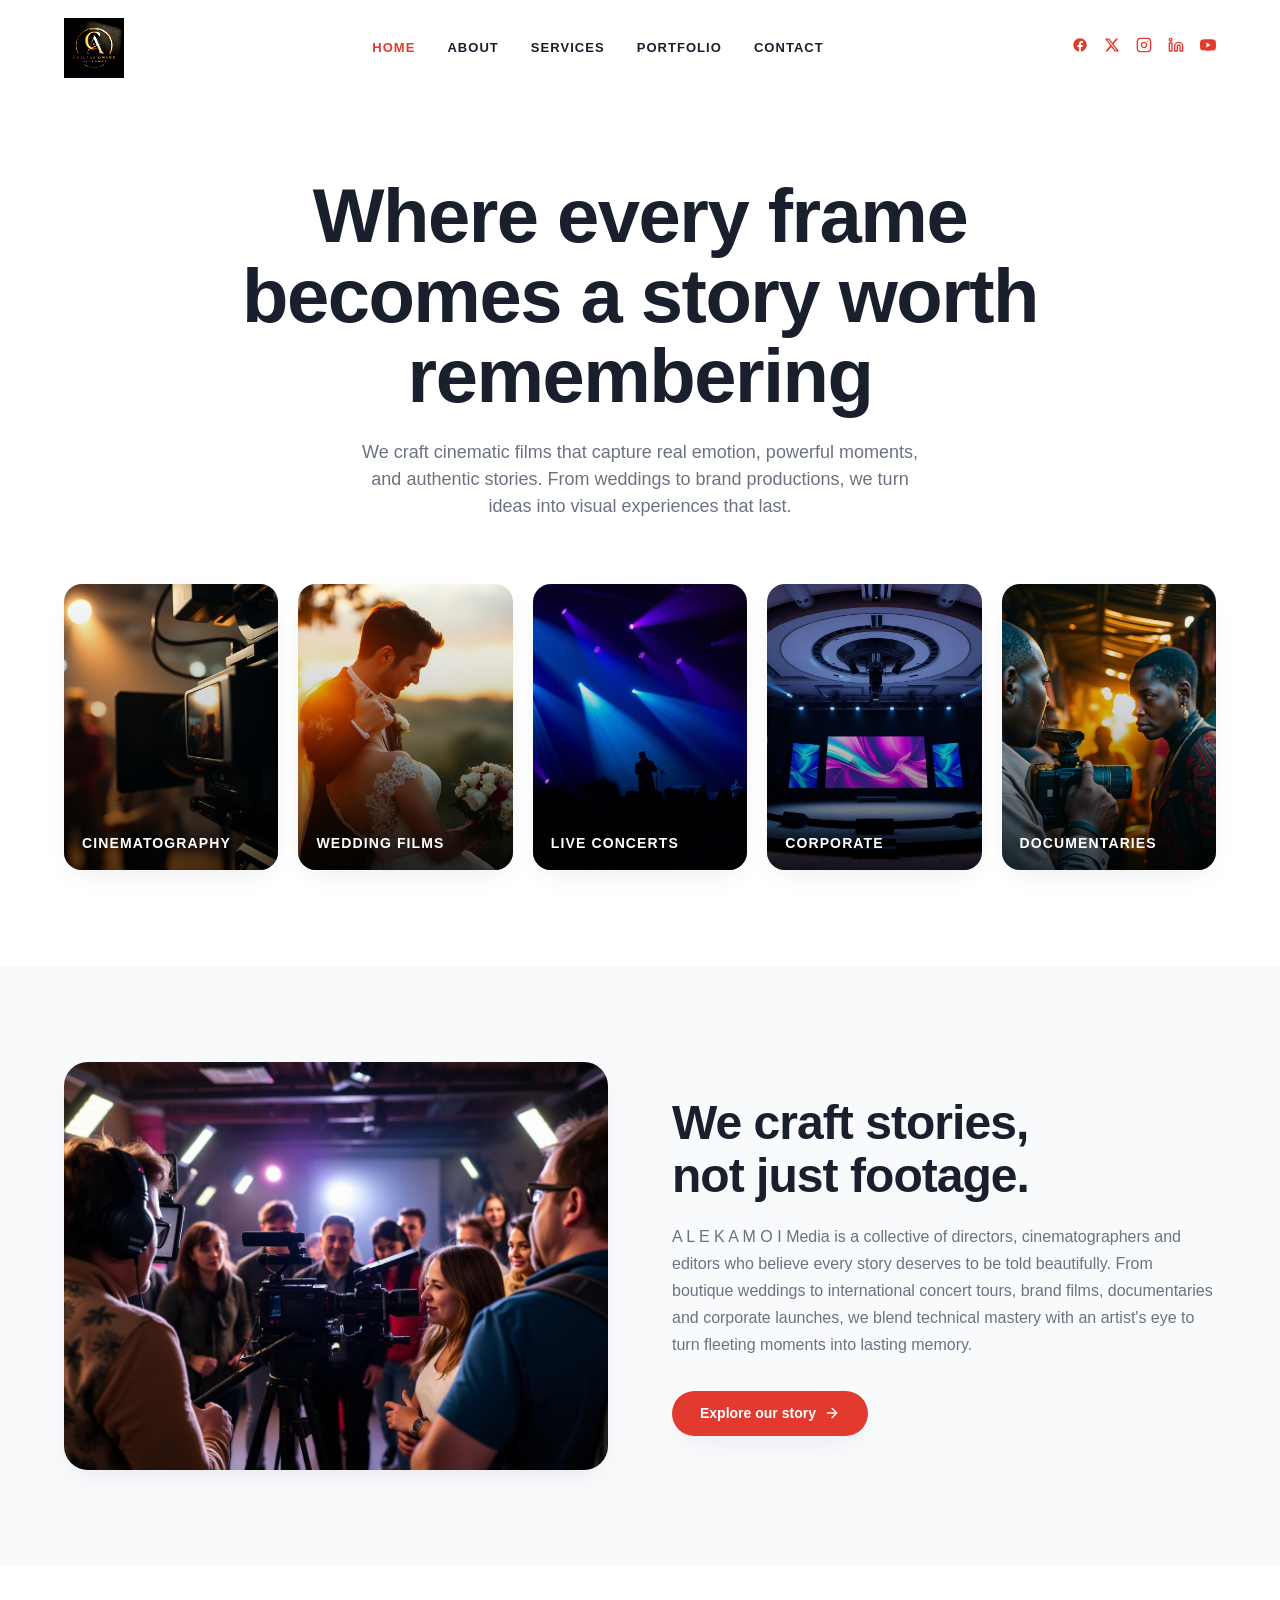
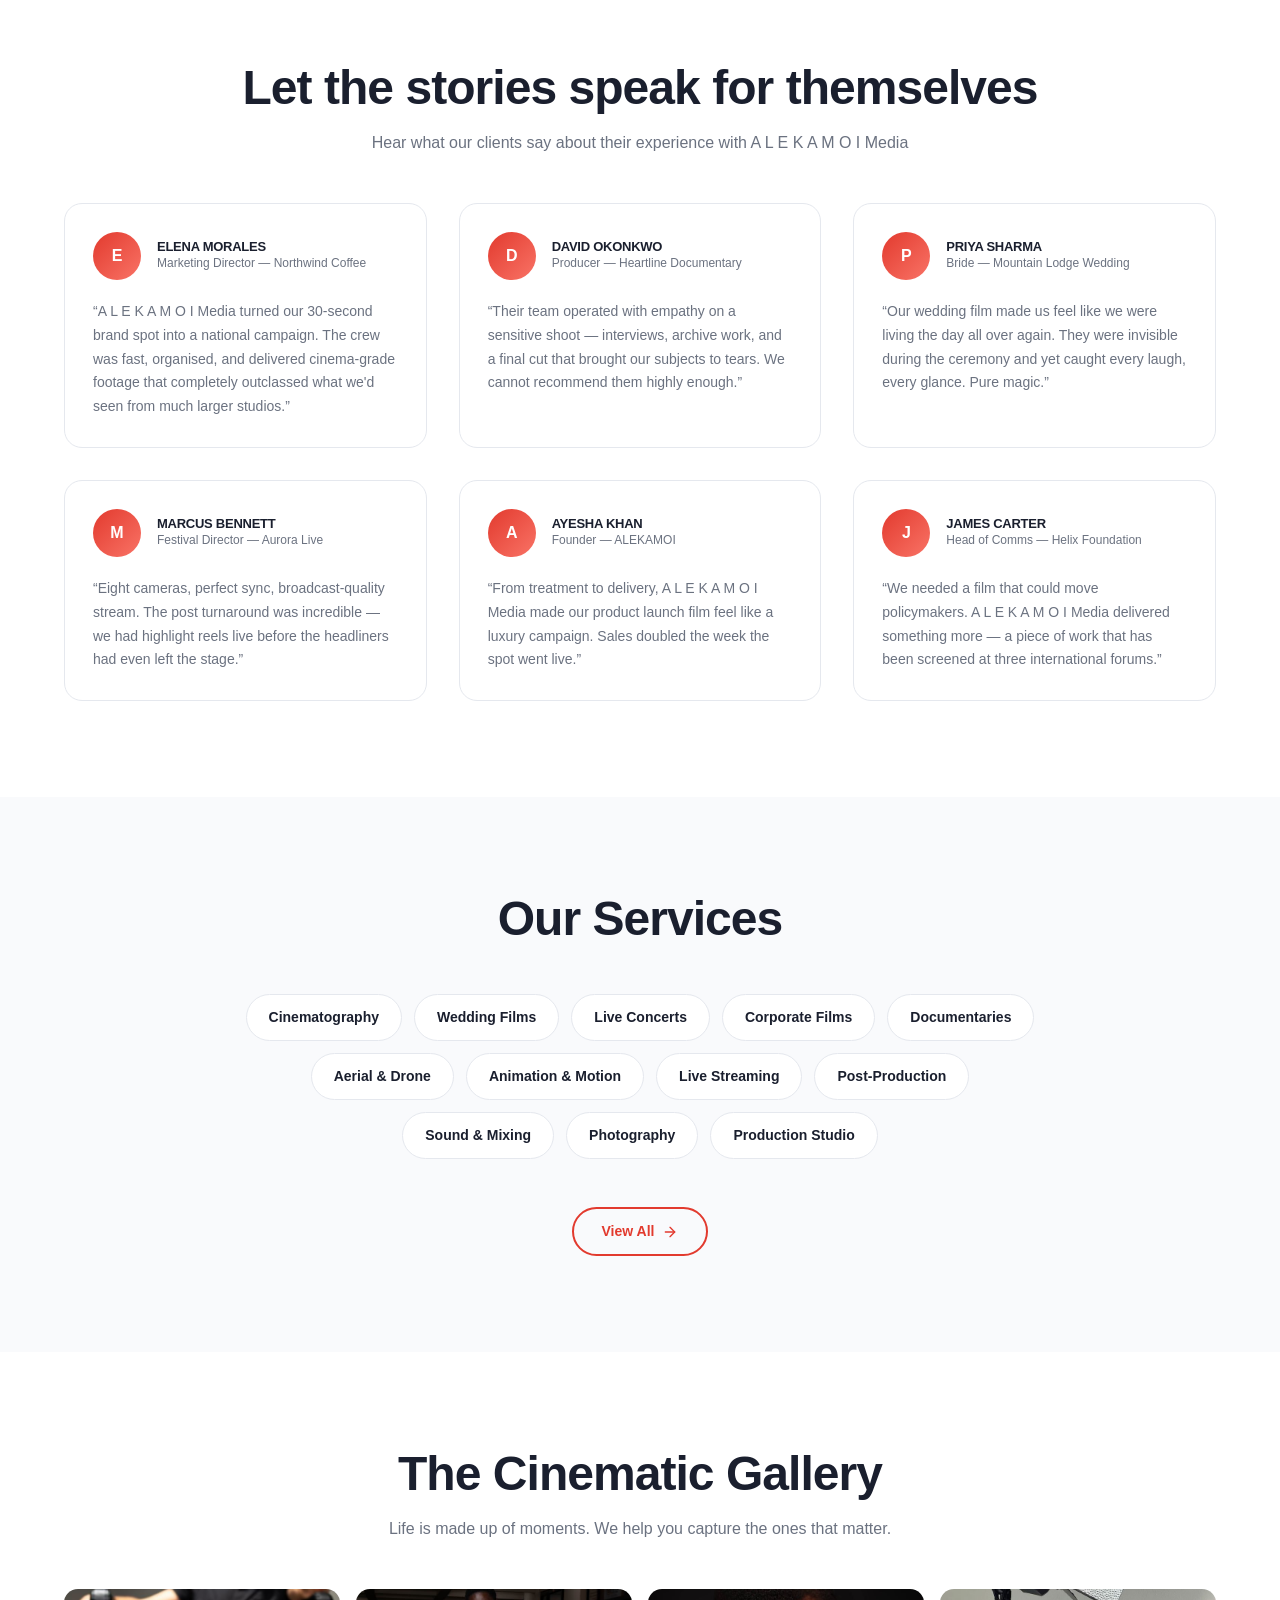
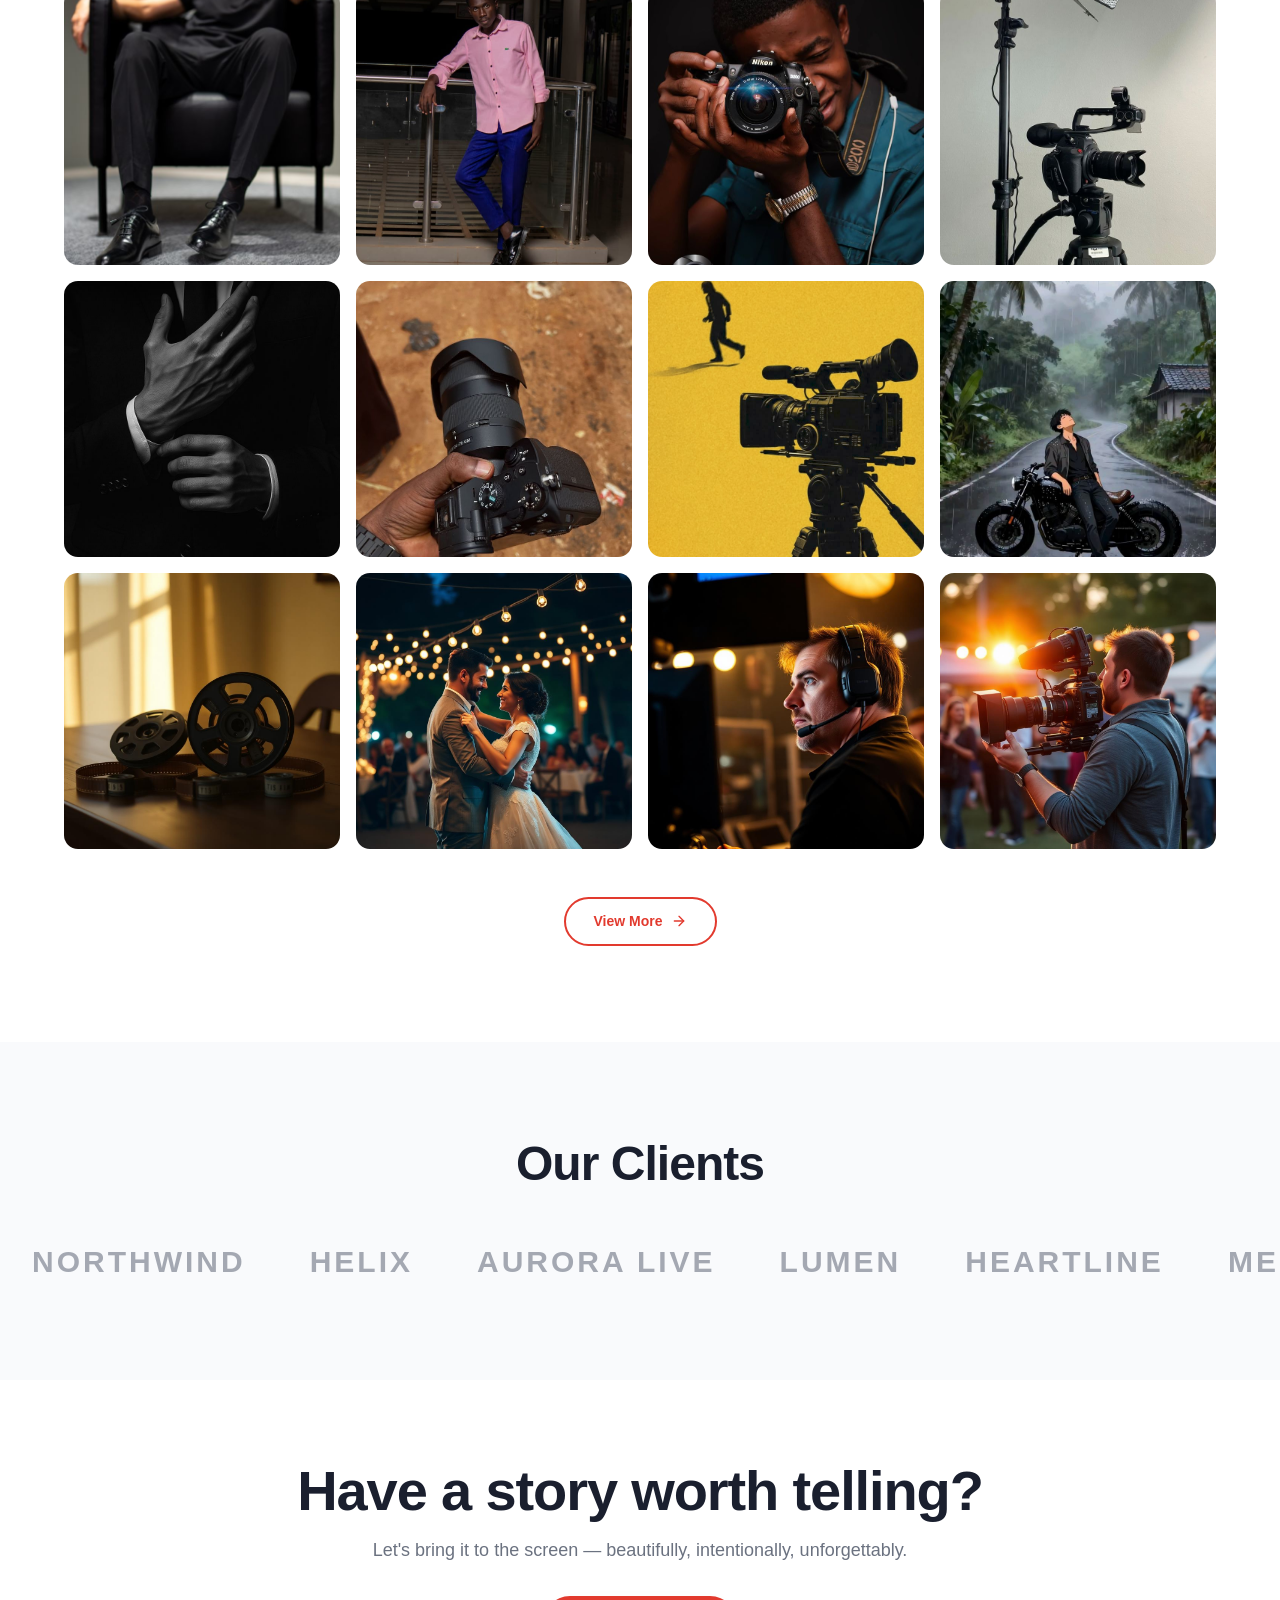
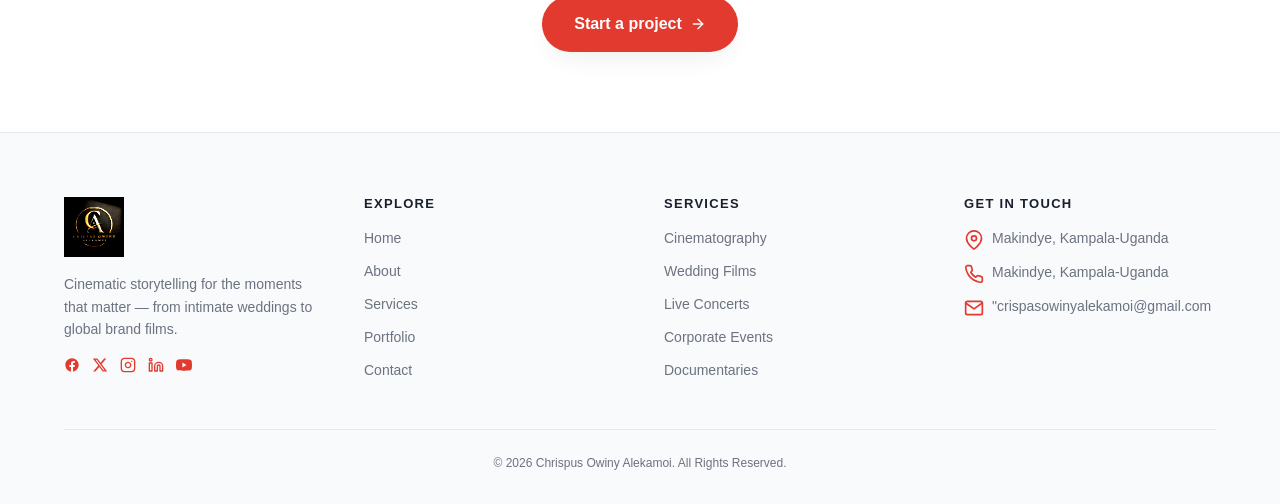
<file: index.html>
<!DOCTYPE html>
<html lang="en">
<head>
<meta charset="UTF-8">
<meta name="viewport" content="width=device-width, initial-scale=1">
<title>A L E K A M O I Media</title>
<meta name="description" content="Award-winning film production studio crafting cinematic stories for weddings, concerts, brands and documentaries.">
<meta property="og:title" content="Cinematic Legacies, Captured in Every Frame">
<meta property="og:description" content="Award-winning film production studio crafting cinematic stories for weddings, concerts, brands and documentaries.">
<meta property="og:type" content="website">
<link rel="stylesheet" href="styles.css">
</head>
<body>
<header class="site-header">
  <div class="header-inner">
    <a class="logo" href="index.html">
  <img src="logo.jpeg" alt="A L E K A M O I Media Logo">
</a>
    <nav class="nav"><a href="index.html" data-nav="index.html">Home</a><a href="about.html" data-nav="about.html">About</a><a href="services.html" data-nav="services.html">Services</a><a href="portfolio.html" data-nav="portfolio.html">Portfolio</a><a href="contact.html" data-nav="contact.html">Contact</a></nav>
    <div class="socials"><a href="#" aria-label="Facebook"><svg width="16" height="16" viewBox="0 0 24 24" fill="currentColor"><path d="M22 12.06C22 6.5 17.52 2 12 2S2 6.5 2 12.06c0 5 3.66 9.13 8.44 9.88v-7H7.9v-2.88h2.54V9.85c0-2.5 1.49-3.89 3.77-3.89 1.09 0 2.24.2 2.24.2v2.46h-1.26c-1.24 0-1.63.77-1.63 1.56v1.88h2.78l-.45 2.88h-2.33v7C18.34 21.19 22 17.06 22 12.06"/></svg></a><a href="#" aria-label="Twitter"><svg width="16" height="16" viewBox="0 0 24 24" fill="currentColor"><path d="M18.244 2.25h3.308l-7.227 8.26 8.502 11.24H16.17l-5.214-6.817L4.99 21.75H1.68l7.73-8.835L1.254 2.25H8.08l4.713 6.231zm-1.161 17.52h1.833L7.084 4.126H5.117z"/></svg></a><a href="#" aria-label="Instagram"><svg width="16" height="16" viewBox="0 0 24 24" fill="none" stroke="currentColor" stroke-width="2" stroke-linecap="round" stroke-linejoin="round"><rect x="2" y="2" width="20" height="20" rx="5"/><path d="M16 11.37A4 4 0 1 1 12.63 8 4 4 0 0 1 16 11.37"/><line x1="17.5" y1="6.5" x2="17.51" y2="6.5"/></svg></a><a href="#" aria-label="LinkedIn"><svg width="16" height="16" viewBox="0 0 24 24" fill="none" stroke="currentColor" stroke-width="2" stroke-linecap="round" stroke-linejoin="round"><path d="M16 8a6 6 0 0 1 6 6v7h-4v-7a2 2 0 0 0-4 0v7h-4v-7a6 6 0 0 1 6-6"/><rect x="2" y="9" width="4" height="12"/><circle cx="4" cy="4" r="2"/></svg></a><a href="#" aria-label="YouTube"><svg width="16" height="16" viewBox="0 0 24 24" fill="currentColor"><path d="M23.5 6.2a3 3 0 0 0-2.1-2.1C19.5 3.5 12 3.5 12 3.5s-7.5 0-9.4.6A3 3 0 0 0 .5 6.2C0 8.1 0 12 0 12s0 3.9.5 5.8a3 3 0 0 0 2.1 2.1c1.9.6 9.4.6 9.4.6s7.5 0 9.4-.6a3 3 0 0 0 2.1-2.1c.5-1.9.5-5.8.5-5.8s0-3.9-.5-5.8M9.6 15.6V8.4l6.2 3.6z"/></svg></a></div>
    <button class="menu-btn" aria-label="Menu"><svg class="icon-open" width="24" height="24" viewBox="0 0 24 24" fill="none" stroke="currentColor" stroke-width="2" stroke-linecap="round"><line x1="3" y1="6" x2="21" y2="6"/><line x1="3" y1="12" x2="21" y2="12"/><line x1="3" y1="18" x2="21" y2="18"/></svg><svg class="icon-close" width="24" height="24" viewBox="0 0 24 24" fill="none" stroke="currentColor" stroke-width="2" stroke-linecap="round" style="display:none"><line x1="18" y1="6" x2="6" y2="18"/><line x1="6" y1="18" x2="18" y2="6"/></svg></button>
  </div>
  <div class="mobile-nav"><nav><a href="index.html" data-nav="index.html">Home</a><a href="about.html" data-nav="about.html">About</a><a href="services.html" data-nav="services.html">Services</a><a href="portfolio.html" data-nav="portfolio.html">Portfolio</a><a href="contact.html" data-nav="contact.html">Contact</a></nav></div>
</header>
<main>

<section class="hero fade-up">
  <div class="container">
    <h1>Where every frame becomes a story worth remembering</h1>
    <p>We craft cinematic films that capture real emotion, powerful moments, and authentic stories. From weddings to brand productions, we turn ideas into visual experiences that last.</p>
  </div>
</section>

<div class="container"><div class="tiles"><div class="tile"><img src="assets/svc-cinematography.jpg" alt="Cinematography" loading="lazy"><span>Cinematography</span></div><div class="tile"><img src="assets/svc-weddings.jpg" alt="Wedding Films" loading="lazy"><span>Wedding Films</span></div><div class="tile"><img src="assets/svc-concerts.jpg" alt="Live Concerts" loading="lazy"><span>Live Concerts</span></div><div class="tile"><img src="assets/svc-corporate.jpg" alt="Corporate" loading="lazy"><span>Corporate</span></div><div class="tile"><img src="assets/svc-documentary.jpg" alt="Documentaries" loading="lazy"><span>Documentaries</span></div></div></div>

<section class="alt">
  <div class="container">
    <div class="two-col">
      <div><img src="assets/team.jpg" alt="Our team on set" loading="lazy"></div>
      <div>
        <h2>We craft stories,<br>not just footage.</h2>
        <p>A L E K A M O I Media is a collective of directors, cinematographers and editors who believe every story deserves to be told beautifully. From boutique weddings to international concert tours, brand films, documentaries and corporate launches, we blend technical mastery with an artist's eye to turn fleeting moments into lasting memory.</p>
        <a href="about.html" class="btn btn-primary" style="margin-top:32px">Explore our story <svg width="16" height="16" viewBox="0 0 24 24" fill="none" stroke="currentColor" stroke-width="2" stroke-linecap="round" stroke-linejoin="round"><line x1="5" y1="12" x2="19" y2="12"/><polyline points="12 5 19 12 12 19"/></svg></a>
      </div>
    </div>
  </div>
</section>

<section>
  <div class="container">
    <div class="section-header">
      <h2>Let the stories speak for themselves</h2>
      <p>Hear what our clients say about their experience with A L E K A M O I Media

</p>
    </div>
    <div class="tgrid"><article class="tcard"><div class="tcard-head"><div class="avatar">E</div><div><h4>ELENA MORALES</h4><div class="role">Marketing Director — Northwind Coffee</div></div></div><q>A L E K A M O I Media turned our 30-second brand spot into a national campaign. The crew was fast, organised, and delivered cinema-grade footage that completely outclassed what we'd seen from much larger studios.</q></article><article class="tcard"><div class="tcard-head"><div class="avatar">D</div><div><h4>DAVID OKONKWO</h4><div class="role">Producer — Heartline Documentary</div></div></div><q>Their team operated with empathy on a sensitive shoot — interviews, archive work, and a final cut that brought our subjects to tears. We cannot recommend them highly enough.</q></article><article class="tcard"><div class="tcard-head"><div class="avatar">P</div><div><h4>PRIYA SHARMA</h4><div class="role">Bride — Mountain Lodge Wedding</div></div></div><q>Our wedding film made us feel like we were living the day all over again. They were invisible during the ceremony and yet caught every laugh, every glance. Pure magic.</q></article><article class="tcard"><div class="tcard-head"><div class="avatar">M</div><div><h4>MARCUS BENNETT</h4><div class="role">Festival Director — Aurora Live</div></div></div><q>Eight cameras, perfect sync, broadcast-quality stream. The post turnaround was incredible — we had highlight reels live before the headliners had even left the stage.</q></article><article class="tcard"><div class="tcard-head"><div class="avatar">A</div><div><h4>AYESHA KHAN</h4><div class="role">Founder — ALEKAMOI</div></div></div><q>From treatment to delivery, A L E K A M O I Media made our product launch film feel like a luxury campaign. Sales doubled the week the spot went live.</q></article><article class="tcard"><div class="tcard-head"><div class="avatar">J</div><div><h4>JAMES CARTER</h4><div class="role">Head of Comms — Helix Foundation</div></div></div><q>We needed a film that could move policymakers. A L E K A M O I Media delivered something more — a piece of work that has been screened at three international forums.</q></article></div>
  </div>
</section>

<section class="alt">
  <div class="container">
    <div class="section-header"><h2>Our Services</h2></div>
    <div class="pills"><a class="pill" href="services.html">Cinematography</a><a class="pill" href="services.html">Wedding Films</a><a class="pill" href="services.html">Live Concerts</a><a class="pill" href="services.html">Corporate Films</a><a class="pill" href="services.html">Documentaries</a><a class="pill" href="services.html">Aerial & Drone</a><a class="pill" href="services.html">Animation & Motion</a><a class="pill" href="services.html">Live Streaming</a><a class="pill" href="services.html">Post-Production</a><a class="pill" href="services.html">Sound & Mixing</a><a class="pill" href="services.html">Photography</a><a class="pill" href="services.html">Production Studio</a></div>
    <div style="text-align:center;margin-top:48px"><a href="services.html" class="btn btn-outline">View All <svg width="16" height="16" viewBox="0 0 24 24" fill="none" stroke="currentColor" stroke-width="2" stroke-linecap="round" stroke-linejoin="round"><line x1="5" y1="12" x2="19" y2="12"/><polyline points="12 5 19 12 12 19"/></svg></a></div>
  </div>
</section>

<section>
  <div class="container">
    <div class="section-header">
      <h2>The Cinematic Gallery</h2>
      <p>Life is made up of moments. We help you capture the ones that matter.</p>
    </div>
    <div class="gallery"><div class="gphoto"><img src="chris1.jpeg" alt="Alekamoi Media" loading="lazy"></div><div class="gphoto"><img src="c3.jpeg" alt="Alekamoi Media" loading="lazy"></div><div class="gphoto"><img src="c8.jpeg" alt="Alekamoi Media" loading="lazy"></div><div class="gphoto"><img src="c4.jpeg" alt="Reel Lumen portfolio" loading="lazy"></div><div class="gphoto"><img src="c5.jpeg" alt="Reel Lumen portfolio" loading="lazy"></div><div class="gphoto"><img src="c7.jpeg" alt="Reel Lumen portfolio" loading="lazy"></div><div class="gphoto"><img src="c9.jpeg" alt="Reel Lumen portfolio" loading="lazy"></div><div class="gphoto"><img src="c6.jpeg" alt="Reel Lumen portfolio" loading="lazy"></div><div class="gphoto"><img src="assets/g9.jpg" alt="Reel Lumen portfolio" loading="lazy"></div><div class="gphoto"><img src="assets/g2.jpg" alt="Reel Lumen portfolio" loading="lazy"></div><div class="gphoto"><img src="assets/g4.jpg" alt="Reel Lumen portfolio" loading="lazy"></div><div class="gphoto"><img src="assets/g8.jpg" alt="Reel Lumen portfolio" loading="lazy"></div></div>
    <div style="text-align:center;margin-top:48px"><a href="portfolio.html" class="btn btn-outline">View More <svg width="16" height="16" viewBox="0 0 24 24" fill="none" stroke="currentColor" stroke-width="2" stroke-linecap="round" stroke-linejoin="round"><line x1="5" y1="12" x2="19" y2="12"/><polyline points="12 5 19 12 12 19"/></svg></a></div>
  </div>
</section>

<section class="alt">
  <div class="section-header"><h2>Our Clients</h2></div>
  <div class="marquee-wrap"><div class="marquee"><span>NORTHWIND</span><span>HELIX</span><span>AURORA LIVE</span><span>LUMEN</span><span>HEARTLINE</span><span>MERIDIAN</span><span>ATLAS CO.</span><span>VANGUARD</span><span>OBSIDIAN</span><span>POLARIS</span><span>KITESTRING</span><span>SOLSTICE</span><span>NORTHWIND</span><span>HELIX</span><span>AURORA LIVE</span><span>LUMEN</span><span>HEARTLINE</span><span>MERIDIAN</span><span>ATLAS CO.</span><span>VANGUARD</span><span>OBSIDIAN</span><span>POLARIS</span><span>KITESTRING</span><span>SOLSTICE</span></div></div>
</section>

<section class="cta">
  <div class="container">
    <h2>Have a story worth telling?</h2>
    <p>Let's bring it to the screen — beautifully, intentionally, unforgettably.</p>
    <a href="contact.html" class="btn btn-primary btn-lg">Start a project <svg width="16" height="16" viewBox="0 0 24 24" fill="none" stroke="currentColor" stroke-width="2" stroke-linecap="round" stroke-linejoin="round"><line x1="5" y1="12" x2="19" y2="12"/><polyline points="12 5 19 12 12 19"/></svg></a>
  </div>
</section>

</main>
<footer class="footer">
  <div class="container">
    <div class="footer-grid">
      <div>
        <a class="logo" href="index.html">
  <img src="logo.jpeg" alt="A L E K A M O I Media Logo">
</a>
        <p class="intro">Cinematic storytelling for the moments that matter — from intimate weddings to global brand films.</p>
        <div class="footer-socials"><a href="#" aria-label="Facebook"><svg width="16" height="16" viewBox="0 0 24 24" fill="currentColor"><path d="M22 12.06C22 6.5 17.52 2 12 2S2 6.5 2 12.06c0 5 3.66 9.13 8.44 9.88v-7H7.9v-2.88h2.54V9.85c0-2.5 1.49-3.89 3.77-3.89 1.09 0 2.24.2 2.24.2v2.46h-1.26c-1.24 0-1.63.77-1.63 1.56v1.88h2.78l-.45 2.88h-2.33v7C18.34 21.19 22 17.06 22 12.06"/></svg></a><a href="#" aria-label="Twitter"><svg width="16" height="16" viewBox="0 0 24 24" fill="currentColor"><path d="M18.244 2.25h3.308l-7.227 8.26 8.502 11.24H16.17l-5.214-6.817L4.99 21.75H1.68l7.73-8.835L1.254 2.25H8.08l4.713 6.231zm-1.161 17.52h1.833L7.084 4.126H5.117z"/></svg></a><a href="#" aria-label="Instagram"><svg width="16" height="16" viewBox="0 0 24 24" fill="none" stroke="currentColor" stroke-width="2" stroke-linecap="round" stroke-linejoin="round"><rect x="2" y="2" width="20" height="20" rx="5"/><path d="M16 11.37A4 4 0 1 1 12.63 8 4 4 0 0 1 16 11.37"/><line x1="17.5" y1="6.5" x2="17.51" y2="6.5"/></svg></a><a href="#" aria-label="LinkedIn"><svg width="16" height="16" viewBox="0 0 24 24" fill="none" stroke="currentColor" stroke-width="2" stroke-linecap="round" stroke-linejoin="round"><path d="M16 8a6 6 0 0 1 6 6v7h-4v-7a2 2 0 0 0-4 0v7h-4v-7a6 6 0 0 1 6-6"/><rect x="2" y="9" width="4" height="12"/><circle cx="4" cy="4" r="2"/></svg></a><a href="#" aria-label="YouTube"><svg width="16" height="16" viewBox="0 0 24 24" fill="currentColor"><path d="M23.5 6.2a3 3 0 0 0-2.1-2.1C19.5 3.5 12 3.5 12 3.5s-7.5 0-9.4.6A3 3 0 0 0 .5 6.2C0 8.1 0 12 0 12s0 3.9.5 5.8a3 3 0 0 0 2.1 2.1c1.9.6 9.4.6 9.4.6s7.5 0 9.4-.6a3 3 0 0 0 2.1-2.1c.5-1.9.5-5.8.5-5.8s0-3.9-.5-5.8M9.6 15.6V8.4l6.2 3.6z"/></svg></a></div>
      </div>
      <div>
        <h4>Explore</h4>
        <ul>
          <li><a href="index.html">Home</a></li>
          <li><a href="about.html">About</a></li>
          <li><a href="services.html">Services</a></li>
          <li><a href="portfolio.html">Portfolio</a></li>
          <li><a href="contact.html">Contact</a></li>
        </ul>
      </div>
      <div>
        <h4>Services</h4>
        <ul><li>Cinematography</li><li>Wedding Films</li><li>Live Concerts</li><li>Corporate Events</li><li>Documentaries</li></ul>
      </div>
      <div>
        <h4>Get In Touch</h4>
        <ul>
          <li class="row"><svg width="20" height="20" viewBox="0 0 24 24" fill="none" stroke="currentColor" stroke-width="2" stroke-linecap="round" stroke-linejoin="round"><path d="M21 10c0 7-9 13-9 13s-9-6-9-13a9 9 0 0 1 18 0z"/><circle cx="12" cy="10" r="3"/></svg><span>Makindye, Kampala-Uganda</span></li>
          <li class="row"><svg width="20" height="20" viewBox="0 0 24 24" fill="none" stroke="currentColor" stroke-width="2" stroke-linecap="round" stroke-linejoin="round"><path d="M22 16.92v3a2 2 0 0 1-2.18 2 19.79 19.79 0 0 1-8.63-3.07 19.5 19.5 0 0 1-6-6 19.79 19.79 0 0 1-3.07-8.67A2 2 0 0 1 4.11 2h3a2 2 0 0 1 2 1.72c.13.96.37 1.9.7 2.81a2 2 0 0 1-.45 2.11L8.09 9.91a16 16 0 0 0 6 6l1.27-1.27a2 2 0 0 1 2.11-.45c.91.33 1.85.57 2.81.7A2 2 0 0 1 22 16.92"/></svg><span>Makindye, Kampala-Uganda</span></li>
          <li class="row"><svg width="20" height="20" viewBox="0 0 24 24" fill="none" stroke="currentColor" stroke-width="2" stroke-linecap="round" stroke-linejoin="round"><path d="M4 4h16c1.1 0 2 .9 2 2v12c0 1.1-.9 2-2 2H4c-1.1 0-2-.9-2-2V6c0-1.1.9-2 2-2"/><polyline points="22,6 12,13 2,6"/></svg><span>"crispasowinyalekamoi@gmail.com</span></li>
        </ul>
      </div>
    </div>
    <div class="copyright">© 2026 Chrispus Owiny Alekamoi. All Rights Reserved.</div>
  </div>
</footer>
<script src="script.js"></script>
</body></html>
</file>
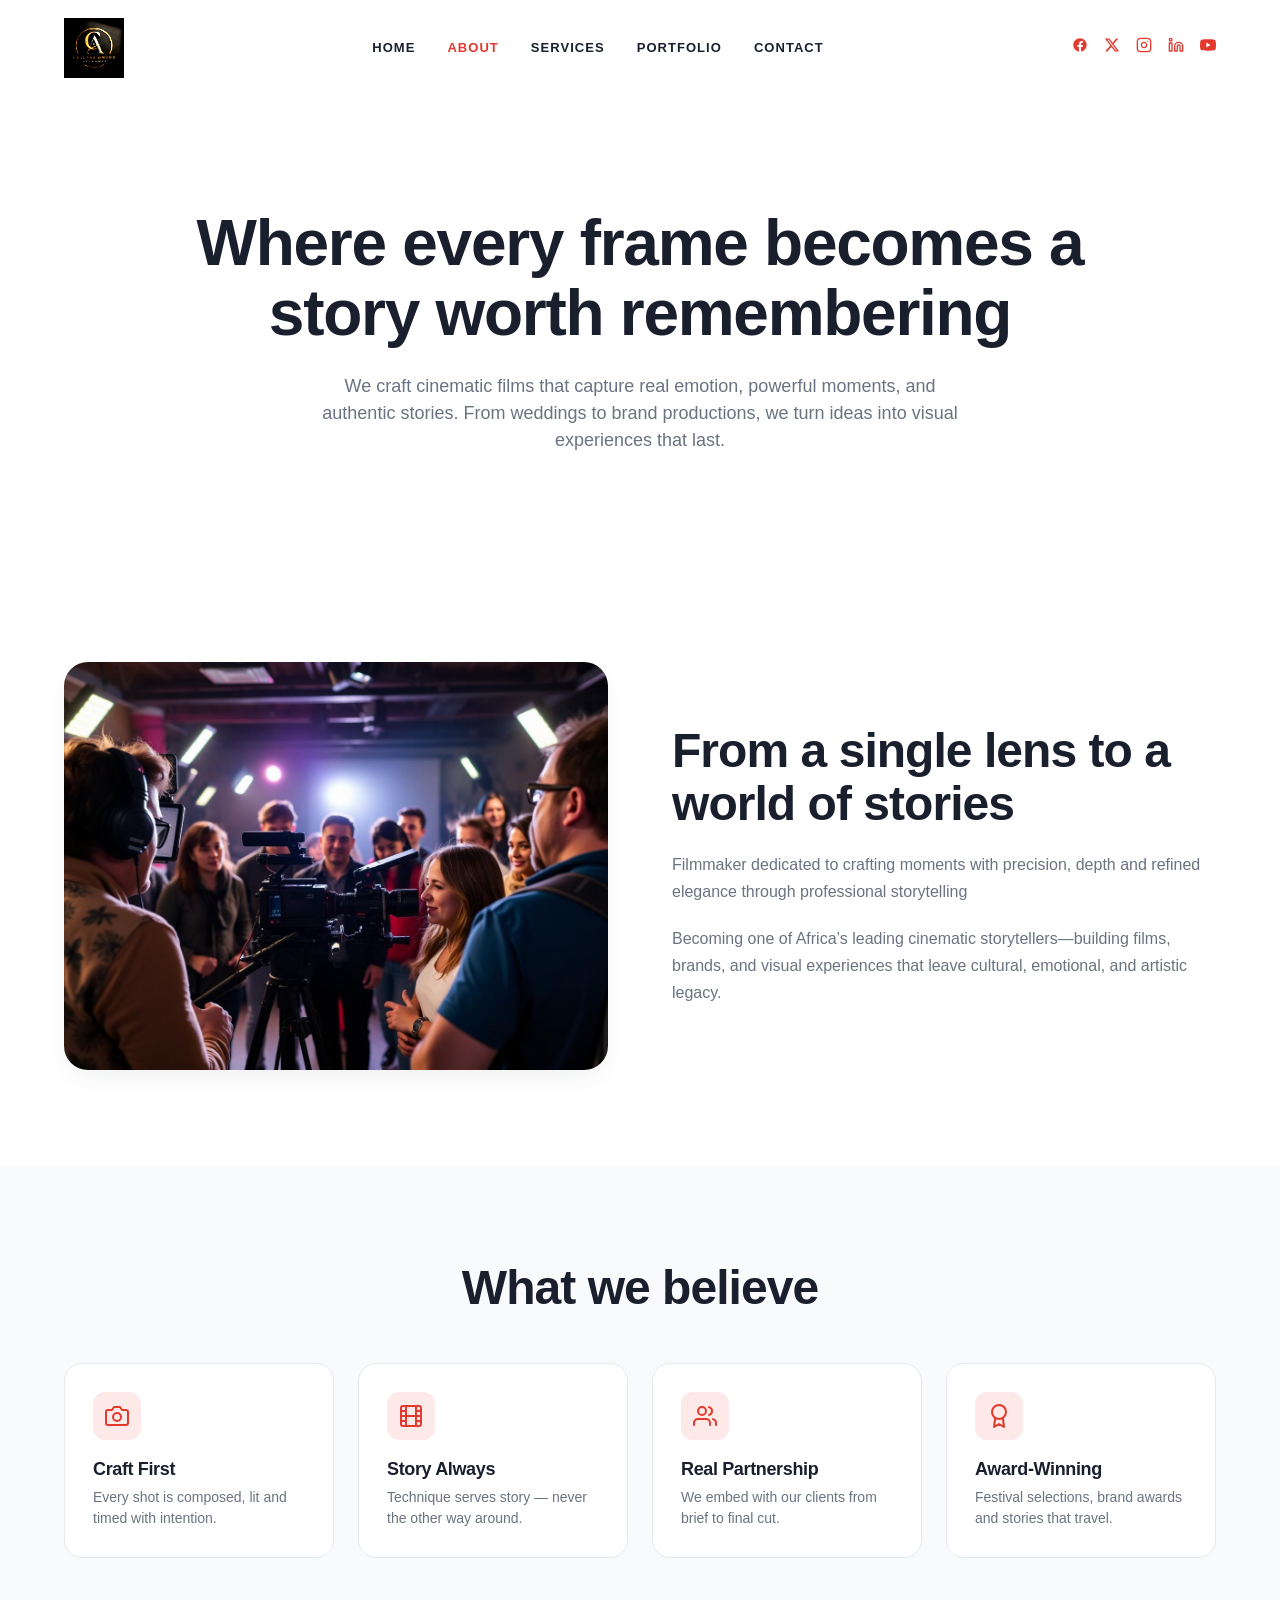
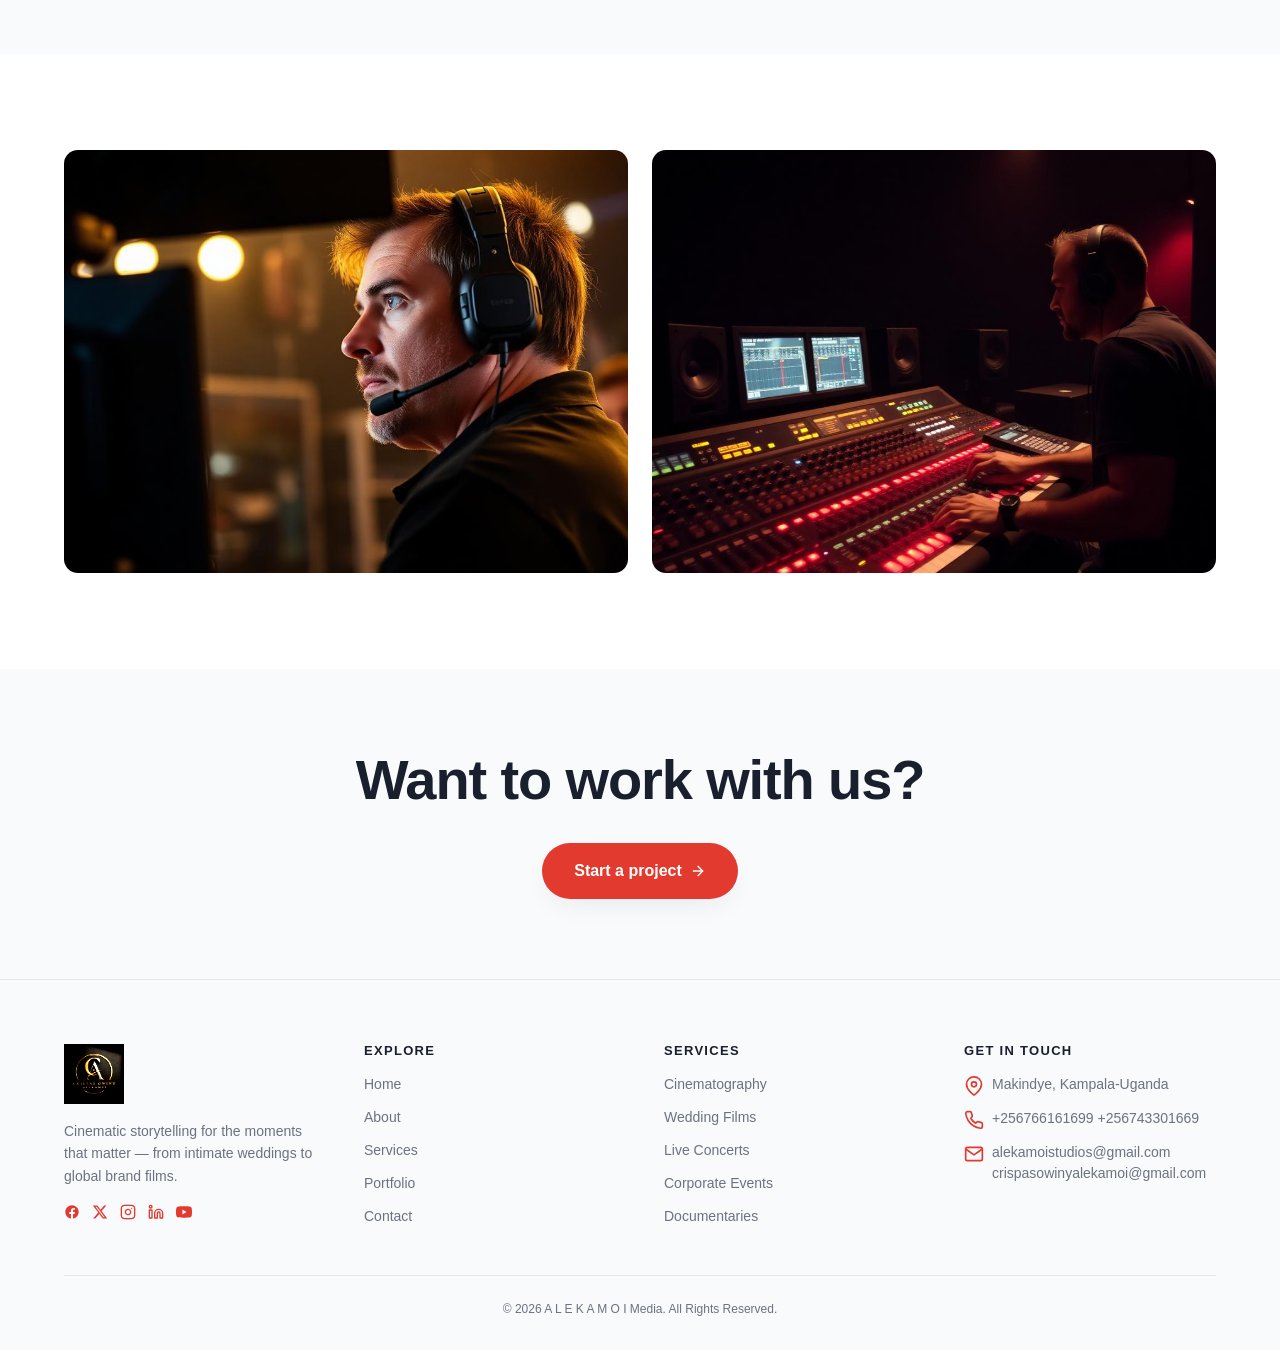
<file: about.html>
<!DOCTYPE html>
<html lang="en">
<head>
<meta charset="UTF-8">
<meta name="viewport" content="width=device-width, initial-scale=1">
<title>A L E K A M O I Media</title>
<meta name="description" content="Meet the directors, cinematographers and editors behind Reel Lumen Films.">
<meta property="og:title" content="About — Reel Lumen Films">
<meta property="og:description" content="Meet the directors, cinematographers and editors behind Reel Lumen Films.">
<meta property="og:type" content="website">
<link rel="stylesheet" href="styles.css">
</head>
<body>
<header class="site-header">
  <div class="header-inner">
    <a class="logo" href="index.html">
  <img src="logo.jpeg" alt="A L E K A M O I Media Logo">
</a>
    <nav class="nav"><a href="index.html" data-nav="index.html">Home</a><a href="about.html" data-nav="about.html">About</a><a href="services.html" data-nav="services.html">Services</a><a href="portfolio.html" data-nav="portfolio.html">Portfolio</a><a href="contact.html" data-nav="contact.html">Contact</a></nav>
    <div class="socials"><a href="#" aria-label="Facebook"><svg width="16" height="16" viewBox="0 0 24 24" fill="currentColor"><path d="M22 12.06C22 6.5 17.52 2 12 2S2 6.5 2 12.06c0 5 3.66 9.13 8.44 9.88v-7H7.9v-2.88h2.54V9.85c0-2.5 1.49-3.89 3.77-3.89 1.09 0 2.24.2 2.24.2v2.46h-1.26c-1.24 0-1.63.77-1.63 1.56v1.88h2.78l-.45 2.88h-2.33v7C18.34 21.19 22 17.06 22 12.06"/></svg></a><a href="#" aria-label="Twitter"><svg width="16" height="16" viewBox="0 0 24 24" fill="currentColor"><path d="M18.244 2.25h3.308l-7.227 8.26 8.502 11.24H16.17l-5.214-6.817L4.99 21.75H1.68l7.73-8.835L1.254 2.25H8.08l4.713 6.231zm-1.161 17.52h1.833L7.084 4.126H5.117z"/></svg></a><a href="#" aria-label="Instagram"><svg width="16" height="16" viewBox="0 0 24 24" fill="none" stroke="currentColor" stroke-width="2" stroke-linecap="round" stroke-linejoin="round"><rect x="2" y="2" width="20" height="20" rx="5"/><path d="M16 11.37A4 4 0 1 1 12.63 8 4 4 0 0 1 16 11.37"/><line x1="17.5" y1="6.5" x2="17.51" y2="6.5"/></svg></a><a href="#" aria-label="LinkedIn"><svg width="16" height="16" viewBox="0 0 24 24" fill="none" stroke="currentColor" stroke-width="2" stroke-linecap="round" stroke-linejoin="round"><path d="M16 8a6 6 0 0 1 6 6v7h-4v-7a2 2 0 0 0-4 0v7h-4v-7a6 6 0 0 1 6-6"/><rect x="2" y="9" width="4" height="12"/><circle cx="4" cy="4" r="2"/></svg></a><a href="#" aria-label="YouTube"><svg width="16" height="16" viewBox="0 0 24 24" fill="currentColor"><path d="M23.5 6.2a3 3 0 0 0-2.1-2.1C19.5 3.5 12 3.5 12 3.5s-7.5 0-9.4.6A3 3 0 0 0 .5 6.2C0 8.1 0 12 0 12s0 3.9.5 5.8a3 3 0 0 0 2.1 2.1c1.9.6 9.4.6 9.4.6s7.5 0 9.4-.6a3 3 0 0 0 2.1-2.1c.5-1.9.5-5.8.5-5.8s0-3.9-.5-5.8M9.6 15.6V8.4l6.2 3.6z"/></svg></a></div>
    <button class="menu-btn" aria-label="Menu"><svg class="icon-open" width="24" height="24" viewBox="0 0 24 24" fill="none" stroke="currentColor" stroke-width="2" stroke-linecap="round"><line x1="3" y1="6" x2="21" y2="6"/><line x1="3" y1="12" x2="21" y2="12"/><line x1="3" y1="18" x2="21" y2="18"/></svg><svg class="icon-close" width="24" height="24" viewBox="0 0 24 24" fill="none" stroke="currentColor" stroke-width="2" stroke-linecap="round" style="display:none"><line x1="18" y1="6" x2="6" y2="18"/><line x1="6" y1="18" x2="18" y2="6"/></svg></button>
  </div>
  <div class="mobile-nav"><nav><a href="index.html" data-nav="index.html">Home</a><a href="about.html" data-nav="about.html">About</a><a href="services.html" data-nav="services.html">Services</a><a href="portfolio.html" data-nav="portfolio.html">Portfolio</a><a href="contact.html" data-nav="contact.html">Contact</a></nav></div>
</header>
<main>

<section class="page-hero fade-up">
  <div class="container">
   <h1>Where every frame becomes a story worth remembering</h1>
    <p>We craft cinematic films that capture real emotion, powerful moments, and authentic stories. From weddings to brand productions, we turn ideas into visual experiences that last.</p>
  </div>
</section>
<section>
  <div class="container">
    <div class="two-col">
      <div><img src="assets/team.jpg" alt="Our team on set" loading="lazy"></div>
      <div>
        <h2>From a single lens to a world of stories</h2>
        <p>Filmmaker dedicated to crafting moments with precision, depth and refined elegance through professional storytelling</p>

        <p>Becoming one of Africa’s leading cinematic storytellers—building films, brands, and visual experiences that leave cultural, emotional, and artistic legacy. </p>
      </div>
    </div>
  </div>
</section>
<section class="alt">
  <div class="container">
    <div class="section-header"><h2>What we believe</h2></div>
    <div class="values"><div class="value"><div class="icon"><svg width="24" height="24" viewBox="0 0 24 24" fill="none" stroke="currentColor" stroke-width="2" stroke-linecap="round" stroke-linejoin="round"><path d="M23 19a2 2 0 0 1-2 2H3a2 2 0 0 1-2-2V8a2 2 0 0 1 2-2h4l2-3h6l2 3h4a2 2 0 0 1 2 2z"/><circle cx="12" cy="13" r="4"/></svg></div><h3>Craft First</h3><p>Every shot is composed, lit and timed with intention.</p></div><div class="value"><div class="icon"><svg width="24" height="24" viewBox="0 0 24 24" fill="none" stroke="currentColor" stroke-width="2" stroke-linecap="round" stroke-linejoin="round"><rect x="2" y="2" width="20" height="20" rx="2.18" ry="2.18"/><line x1="7" y1="2" x2="7" y2="22"/><line x1="17" y1="2" x2="17" y2="22"/><line x1="2" y1="12" x2="22" y2="12"/><line x1="2" y1="7" x2="7" y2="7"/><line x1="2" y1="17" x2="7" y2="17"/><line x1="17" y1="17" x2="22" y2="17"/><line x1="17" y1="7" x2="22" y2="7"/></svg></div><h3>Story Always</h3><p>Technique serves story — never the other way around.</p></div><div class="value"><div class="icon"><svg width="24" height="24" viewBox="0 0 24 24" fill="none" stroke="currentColor" stroke-width="2" stroke-linecap="round" stroke-linejoin="round"><path d="M17 21v-2a4 4 0 0 0-4-4H5a4 4 0 0 0-4 4v2"/><circle cx="9" cy="7" r="4"/><path d="M23 21v-2a4 4 0 0 0-3-3.87"/><path d="M16 3.13a4 4 0 0 1 0 7.75"/></svg></div><h3>Real Partnership</h3><p>We embed with our clients from brief to final cut.</p></div><div class="value"><div class="icon"><svg width="24" height="24" viewBox="0 0 24 24" fill="none" stroke="currentColor" stroke-width="2" stroke-linecap="round" stroke-linejoin="round"><circle cx="12" cy="8" r="7"/><polyline points="8.21 13.89 7 23 12 20 17 23 15.79 13.88"/></svg></div><h3>Award-Winning</h3><p>Festival selections, brand awards and stories that travel.</p></div></div>
  </div>
</section>
<section>
  <div class="container">
    <div style="display:grid;grid-template-columns:1fr 1fr;gap:24px">
      <div class="gphoto" style="aspect-ratio:4/3"><img src="assets/g4.jpg" alt="Director at monitor" loading="lazy"></div>
      <div class="gphoto" style="aspect-ratio:4/3"><img src="assets/g7.jpg" alt="Sound engineer" loading="lazy"></div>
    </div>
  </div>
</section>
<section class="alt cta">
  <div class="container">
    <h2>Want to work with us?</h2>
    <a href="contact.html" class="btn btn-primary btn-lg">Start a project <svg width="16" height="16" viewBox="0 0 24 24" fill="none" stroke="currentColor" stroke-width="2" stroke-linecap="round" stroke-linejoin="round"><line x1="5" y1="12" x2="19" y2="12"/><polyline points="12 5 19 12 12 19"/></svg></a>
  </div>
</section>

</main>
<footer class="footer">
  <div class="container">
    <div class="footer-grid">
      <div>
        <a class="logo" href="index.html">
  <img src="logo.jpeg" alt="A L E K A M O I Media Logo">
</a>
        <p class="intro">Cinematic storytelling for the moments that matter — from intimate weddings to global brand films.</p>
        <div class="footer-socials"><a href="#" aria-label="Facebook"><svg width="16" height="16" viewBox="0 0 24 24" fill="currentColor"><path d="M22 12.06C22 6.5 17.52 2 12 2S2 6.5 2 12.06c0 5 3.66 9.13 8.44 9.88v-7H7.9v-2.88h2.54V9.85c0-2.5 1.49-3.89 3.77-3.89 1.09 0 2.24.2 2.24.2v2.46h-1.26c-1.24 0-1.63.77-1.63 1.56v1.88h2.78l-.45 2.88h-2.33v7C18.34 21.19 22 17.06 22 12.06"/></svg></a><a href="#" aria-label="Twitter"><svg width="16" height="16" viewBox="0 0 24 24" fill="currentColor"><path d="M18.244 2.25h3.308l-7.227 8.26 8.502 11.24H16.17l-5.214-6.817L4.99 21.75H1.68l7.73-8.835L1.254 2.25H8.08l4.713 6.231zm-1.161 17.52h1.833L7.084 4.126H5.117z"/></svg></a><a href="#" aria-label="Instagram"><svg width="16" height="16" viewBox="0 0 24 24" fill="none" stroke="currentColor" stroke-width="2" stroke-linecap="round" stroke-linejoin="round"><rect x="2" y="2" width="20" height="20" rx="5"/><path d="M16 11.37A4 4 0 1 1 12.63 8 4 4 0 0 1 16 11.37"/><line x1="17.5" y1="6.5" x2="17.51" y2="6.5"/></svg></a><a href="#" aria-label="LinkedIn"><svg width="16" height="16" viewBox="0 0 24 24" fill="none" stroke="currentColor" stroke-width="2" stroke-linecap="round" stroke-linejoin="round"><path d="M16 8a6 6 0 0 1 6 6v7h-4v-7a2 2 0 0 0-4 0v7h-4v-7a6 6 0 0 1 6-6"/><rect x="2" y="9" width="4" height="12"/><circle cx="4" cy="4" r="2"/></svg></a><a href="#" aria-label="YouTube"><svg width="16" height="16" viewBox="0 0 24 24" fill="currentColor"><path d="M23.5 6.2a3 3 0 0 0-2.1-2.1C19.5 3.5 12 3.5 12 3.5s-7.5 0-9.4.6A3 3 0 0 0 .5 6.2C0 8.1 0 12 0 12s0 3.9.5 5.8a3 3 0 0 0 2.1 2.1c1.9.6 9.4.6 9.4.6s7.5 0 9.4-.6a3 3 0 0 0 2.1-2.1c.5-1.9.5-5.8.5-5.8s0-3.9-.5-5.8M9.6 15.6V8.4l6.2 3.6z"/></svg></a></div>
      </div>
      <div>
        <h4>Explore</h4>
        <ul>
          <li><a href="index.html">Home</a></li>
          <li><a href="about.html">About</a></li>
          <li><a href="services.html">Services</a></li>
          <li><a href="portfolio.html">Portfolio</a></li>
          <li><a href="contact.html">Contact</a></li>
        </ul>
      </div>
      <div>
        <h4>Services</h4>
        <ul><li>Cinematography</li><li>Wedding Films</li><li>Live Concerts</li><li>Corporate Events</li><li>Documentaries</li></ul>
      </div>
      <div>
        <h4>Get In Touch</h4>
        <ul>
          <li class="row"><svg width="20" height="20" viewBox="0 0 24 24" fill="none" stroke="currentColor" stroke-width="2" stroke-linecap="round" stroke-linejoin="round"><path d="M21 10c0 7-9 13-9 13s-9-6-9-13a9 9 0 0 1 18 0z"/><circle cx="12" cy="10" r="3"/></svg><span>Makindye, Kampala-Uganda</span></li>
          <li class="row"><svg width="20" height="20" viewBox="0 0 24 24" fill="none" stroke="currentColor" stroke-width="2" stroke-linecap="round" stroke-linejoin="round"><path d="M22 16.92v3a2 2 0 0 1-2.18 2 19.79 19.79 0 0 1-8.63-3.07 19.5 19.5 0 0 1-6-6 19.79 19.79 0 0 1-3.07-8.67A2 2 0 0 1 4.11 2h3a2 2 0 0 1 2 1.72c.13.96.37 1.9.7 2.81a2 2 0 0 1-.45 2.11L8.09 9.91a16 16 0 0 0 6 6l1.27-1.27a2 2 0 0 1 2.11-.45c.91.33 1.85.57 2.81.7A2 2 0 0 1 22 16.92"/></svg><span>+256766161699  +256743301669</span></li>
          <li class="row"><svg width="20" height="20" viewBox="0 0 24 24" fill="none" stroke="currentColor" stroke-width="2" stroke-linecap="round" stroke-linejoin="round"><path d="M4 4h16c1.1 0 2 .9 2 2v12c0 1.1-.9 2-2 2H4c-1.1 0-2-.9-2-2V6c0-1.1.9-2 2-2"/><polyline points="22,6 12,13 2,6"/></svg><span> alekamoistudios@gmail.com 
crispasowinyalekamoi@gmail.com </span></li>
        </ul>
      </div>
    </div>
    <div class="copyright">© 2026 A L E K A M O I Media. All Rights Reserved.</div>
  </div>
</footer>
<script src="script.js"></script>
</body></html>
</file>
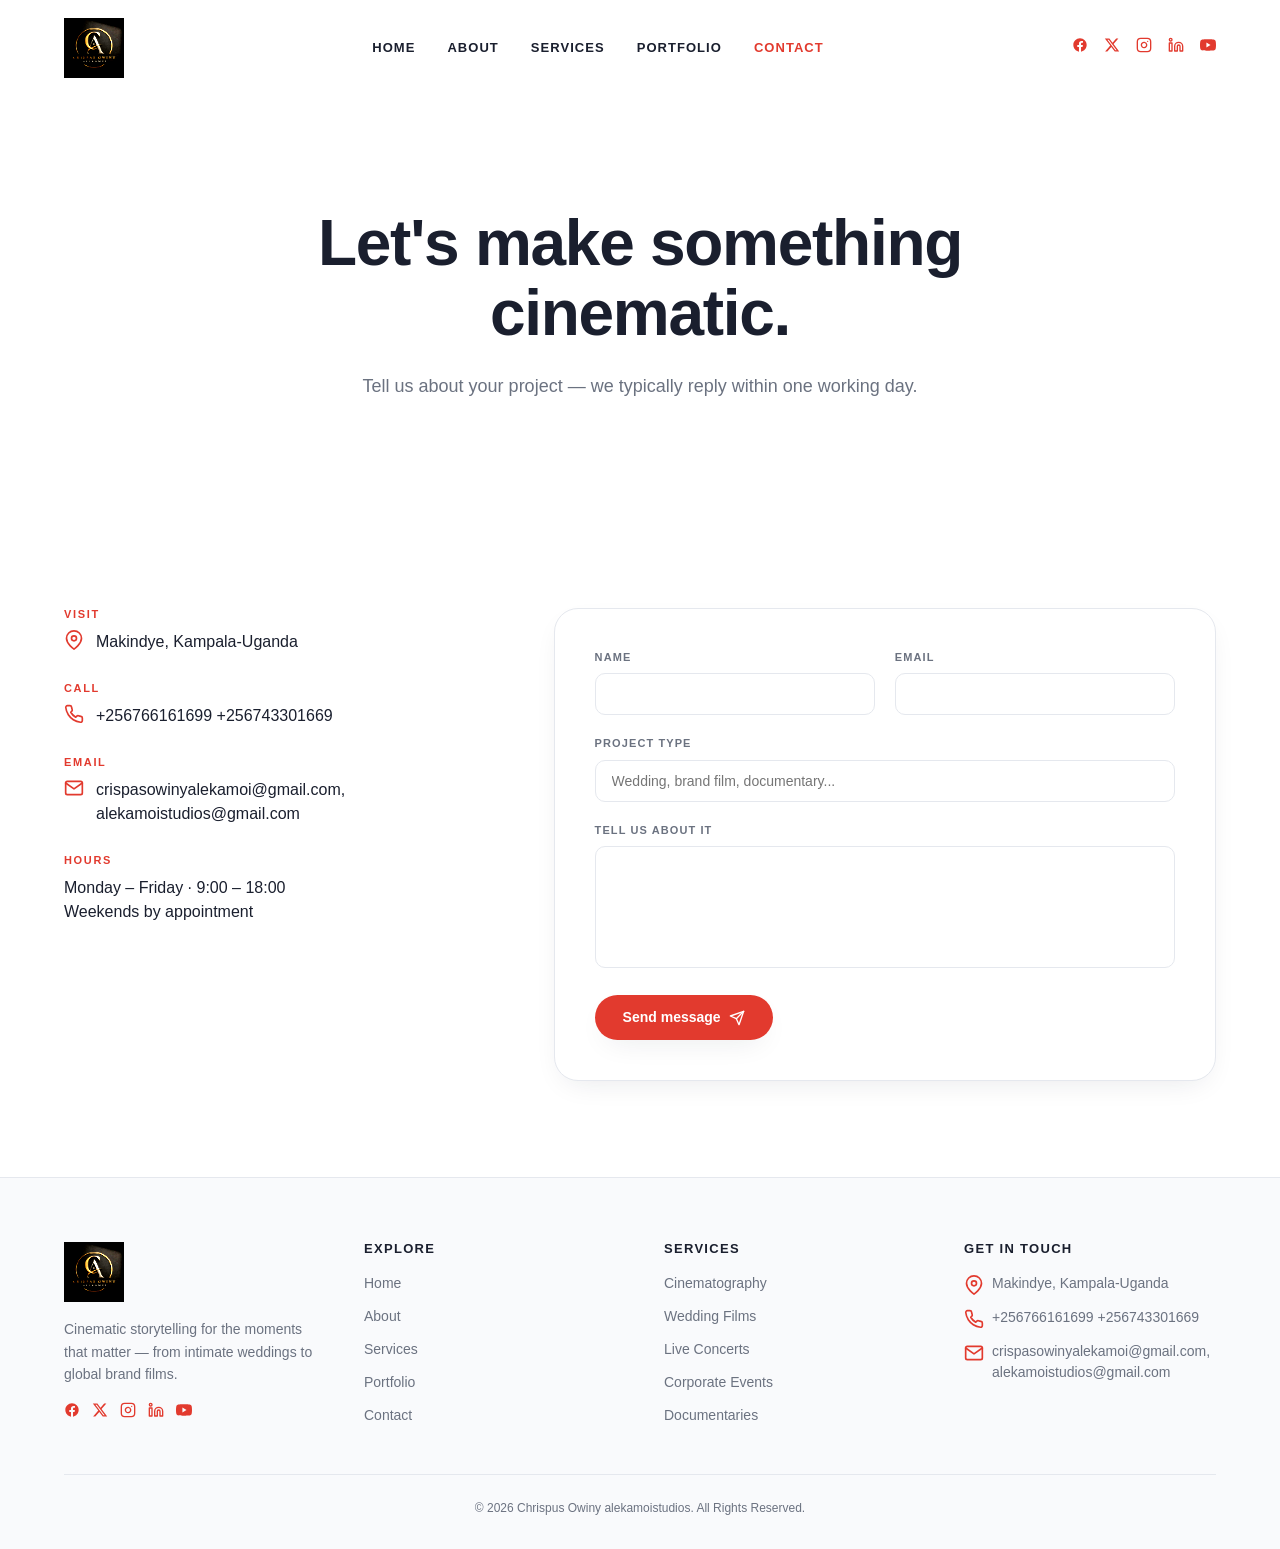
<file: contact.html>
<!DOCTYPE html>
<html lang="en">
<head>
<meta charset="UTF-8">
<meta name="viewport" content="width=device-width, initial-scale=1">
<title>ALEKAMOI Media</title>
<meta name="description" content="Get in touch with Reel Lumen Films to discuss your next cinematic project.">
<meta property="og:title" content="Contact — Reel Lumen Films">
<meta property="og:description" content="Get in touch with Reel Lumen Films to discuss your next cinematic project.">
<meta property="og:type" content="website">
<link rel="stylesheet" href="styles.css">
</head>
<body>
<header class="site-header">
  <div class="header-inner">
    <a class="logo" href="index.html">
  <img src="logo.jpeg" alt="A L E K A M O I Media Logo">
</a>
    <nav class="nav"><a href="index.html" data-nav="index.html">Home</a><a href="about.html" data-nav="about.html">About</a><a href="services.html" data-nav="services.html">Services</a><a href="portfolio.html" data-nav="portfolio.html">Portfolio</a><a href="contact.html" data-nav="contact.html">Contact</a></nav>
    <div class="socials"><a href="#" aria-label="Facebook"><svg width="16" height="16" viewBox="0 0 24 24" fill="currentColor"><path d="M22 12.06C22 6.5 17.52 2 12 2S2 6.5 2 12.06c0 5 3.66 9.13 8.44 9.88v-7H7.9v-2.88h2.54V9.85c0-2.5 1.49-3.89 3.77-3.89 1.09 0 2.24.2 2.24.2v2.46h-1.26c-1.24 0-1.63.77-1.63 1.56v1.88h2.78l-.45 2.88h-2.33v7C18.34 21.19 22 17.06 22 12.06"/></svg></a><a href="#" aria-label="Twitter"><svg width="16" height="16" viewBox="0 0 24 24" fill="currentColor"><path d="M18.244 2.25h3.308l-7.227 8.26 8.502 11.24H16.17l-5.214-6.817L4.99 21.75H1.68l7.73-8.835L1.254 2.25H8.08l4.713 6.231zm-1.161 17.52h1.833L7.084 4.126H5.117z"/></svg></a><a href="#" aria-label="Instagram"><svg width="16" height="16" viewBox="0 0 24 24" fill="none" stroke="currentColor" stroke-width="2" stroke-linecap="round" stroke-linejoin="round"><rect x="2" y="2" width="20" height="20" rx="5"/><path d="M16 11.37A4 4 0 1 1 12.63 8 4 4 0 0 1 16 11.37"/><line x1="17.5" y1="6.5" x2="17.51" y2="6.5"/></svg></a><a href="#" aria-label="LinkedIn"><svg width="16" height="16" viewBox="0 0 24 24" fill="none" stroke="currentColor" stroke-width="2" stroke-linecap="round" stroke-linejoin="round"><path d="M16 8a6 6 0 0 1 6 6v7h-4v-7a2 2 0 0 0-4 0v7h-4v-7a6 6 0 0 1 6-6"/><rect x="2" y="9" width="4" height="12"/><circle cx="4" cy="4" r="2"/></svg></a><a href="#" aria-label="YouTube"><svg width="16" height="16" viewBox="0 0 24 24" fill="currentColor"><path d="M23.5 6.2a3 3 0 0 0-2.1-2.1C19.5 3.5 12 3.5 12 3.5s-7.5 0-9.4.6A3 3 0 0 0 .5 6.2C0 8.1 0 12 0 12s0 3.9.5 5.8a3 3 0 0 0 2.1 2.1c1.9.6 9.4.6 9.4.6s7.5 0 9.4-.6a3 3 0 0 0 2.1-2.1c.5-1.9.5-5.8.5-5.8s0-3.9-.5-5.8M9.6 15.6V8.4l6.2 3.6z"/></svg></a></div>
    <button class="menu-btn" aria-label="Menu"><svg class="icon-open" width="24" height="24" viewBox="0 0 24 24" fill="none" stroke="currentColor" stroke-width="2" stroke-linecap="round"><line x1="3" y1="6" x2="21" y2="6"/><line x1="3" y1="12" x2="21" y2="12"/><line x1="3" y1="18" x2="21" y2="18"/></svg><svg class="icon-close" width="24" height="24" viewBox="0 0 24 24" fill="none" stroke="currentColor" stroke-width="2" stroke-linecap="round" style="display:none"><line x1="18" y1="6" x2="6" y2="18"/><line x1="6" y1="18" x2="18" y2="6"/></svg></button>
  </div>
  <div class="mobile-nav"><nav><a href="index.html" data-nav="index.html">Home</a><a href="about.html" data-nav="about.html">About</a><a href="services.html" data-nav="services.html">Services</a><a href="portfolio.html" data-nav="portfolio.html">Portfolio</a><a href="contact.html" data-nav="contact.html">Contact</a></nav></div>
</header>
<main>

<section class="page-hero fade-up">
  <div class="container">
    <h1>Let's make something cinematic.</h1>
    <p>Tell us about your project — we typically reply within one working day.</p>
  </div>
</section>
<section>
  <div class="container">
    <div class="contact-grid">
      <div class="contact-info">
        <div><h3>Visit</h3><div class="row"><svg width="20" height="20" viewBox="0 0 24 24" fill="none" stroke="currentColor" stroke-width="2" stroke-linecap="round" stroke-linejoin="round"><path d="M21 10c0 7-9 13-9 13s-9-6-9-13a9 9 0 0 1 18 0z"/><circle cx="12" cy="10" r="3"/></svg><p>Makindye, Kampala-Uganda</p></div></div>
        <div><h3>Call</h3><div class="row"><svg width="20" height="20" viewBox="0 0 24 24" fill="none" stroke="currentColor" stroke-width="2" stroke-linecap="round" stroke-linejoin="round"><path d="M22 16.92v3a2 2 0 0 1-2.18 2 19.79 19.79 0 0 1-8.63-3.07 19.5 19.5 0 0 1-6-6 19.79 19.79 0 0 1-3.07-8.67A2 2 0 0 1 4.11 2h3a2 2 0 0 1 2 1.72c.13.96.37 1.9.7 2.81a2 2 0 0 1-.45 2.11L8.09 9.91a16 16 0 0 0 6 6l1.27-1.27a2 2 0 0 1 2.11-.45c.91.33 1.85.57 2.81.7A2 2 0 0 1 22 16.92"/></svg><p>+256766161699  +256743301669</p></div></div>
        <div><h3>Email</h3><div class="row"><svg width="20" height="20" viewBox="0 0 24 24" fill="none" stroke="currentColor" stroke-width="2" stroke-linecap="round" stroke-linejoin="round"><path d="M4 4h16c1.1 0 2 .9 2 2v12c0 1.1-.9 2-2 2H4c-1.1 0-2-.9-2-2V6c0-1.1.9-2 2-2"/><polyline points="22,6 12,13 2,6"/></svg><p>crispasowinyalekamoi@gmail.com, alekamoistudios@gmail.com</p></div></div>
        <div><h3>Hours</h3><p style="margin-top:10px">Monday – Friday · 9:00 – 18:00<br>Weekends by appointment</p></div>
      </div>
      <form id="contact-form" class="form">
        <div class="form-row two">
          <div><label>Name</label><input type="text" required></div>
          <div><label>Email</label><input type="email" required></div>
        </div>
        <div class="form-field"><label>Project type</label><input type="text" placeholder="Wedding, brand film, documentary..."></div>
        <div class="form-field"><label>Tell us about it</label><textarea rows="6" required></textarea></div>
        <button type="submit" class="btn btn-primary">Send message <svg width="16" height="16" viewBox="0 0 24 24" fill="none" stroke="currentColor" stroke-width="2" stroke-linecap="round" stroke-linejoin="round"><line x1="22" y1="2" x2="11" y2="13"/><polygon points="22 2 15 22 11 13 2 9 22 2"/></svg></button>
      </form>
    </div>
  </div>
</section>

</main>
<footer class="footer">
  <div class="container">
    <div class="footer-grid">
      <div>
        <a class="logo" href="index.html">
  <img src="logo.jpeg" alt="A L E K A M O I Media Logo">
</a>
        <p class="intro">Cinematic storytelling for the moments that matter — from intimate weddings to global brand films.</p>
        <div class="footer-socials"><a href="#" aria-label="Facebook"><svg width="16" height="16" viewBox="0 0 24 24" fill="currentColor"><path d="M22 12.06C22 6.5 17.52 2 12 2S2 6.5 2 12.06c0 5 3.66 9.13 8.44 9.88v-7H7.9v-2.88h2.54V9.85c0-2.5 1.49-3.89 3.77-3.89 1.09 0 2.24.2 2.24.2v2.46h-1.26c-1.24 0-1.63.77-1.63 1.56v1.88h2.78l-.45 2.88h-2.33v7C18.34 21.19 22 17.06 22 12.06"/></svg></a><a href="#" aria-label="Twitter"><svg width="16" height="16" viewBox="0 0 24 24" fill="currentColor"><path d="M18.244 2.25h3.308l-7.227 8.26 8.502 11.24H16.17l-5.214-6.817L4.99 21.75H1.68l7.73-8.835L1.254 2.25H8.08l4.713 6.231zm-1.161 17.52h1.833L7.084 4.126H5.117z"/></svg></a><a href="#" aria-label="Instagram"><svg width="16" height="16" viewBox="0 0 24 24" fill="none" stroke="currentColor" stroke-width="2" stroke-linecap="round" stroke-linejoin="round"><rect x="2" y="2" width="20" height="20" rx="5"/><path d="M16 11.37A4 4 0 1 1 12.63 8 4 4 0 0 1 16 11.37"/><line x1="17.5" y1="6.5" x2="17.51" y2="6.5"/></svg></a><a href="#" aria-label="LinkedIn"><svg width="16" height="16" viewBox="0 0 24 24" fill="none" stroke="currentColor" stroke-width="2" stroke-linecap="round" stroke-linejoin="round"><path d="M16 8a6 6 0 0 1 6 6v7h-4v-7a2 2 0 0 0-4 0v7h-4v-7a6 6 0 0 1 6-6"/><rect x="2" y="9" width="4" height="12"/><circle cx="4" cy="4" r="2"/></svg></a><a href="#" aria-label="YouTube"><svg width="16" height="16" viewBox="0 0 24 24" fill="currentColor"><path d="M23.5 6.2a3 3 0 0 0-2.1-2.1C19.5 3.5 12 3.5 12 3.5s-7.5 0-9.4.6A3 3 0 0 0 .5 6.2C0 8.1 0 12 0 12s0 3.9.5 5.8a3 3 0 0 0 2.1 2.1c1.9.6 9.4.6 9.4.6s7.5 0 9.4-.6a3 3 0 0 0 2.1-2.1c.5-1.9.5-5.8.5-5.8s0-3.9-.5-5.8M9.6 15.6V8.4l6.2 3.6z"/></svg></a></div>
      </div>
      <div>
        <h4>Explore</h4>
        <ul>
          <li><a href="index.html">Home</a></li>
          <li><a href="about.html">About</a></li>
          <li><a href="services.html">Services</a></li>
          <li><a href="portfolio.html">Portfolio</a></li>
          <li><a href="contact.html">Contact</a></li>
        </ul>
      </div>
      <div>
        <h4>Services</h4>
        <ul><li>Cinematography</li><li>Wedding Films</li><li>Live Concerts</li><li>Corporate Events</li><li>Documentaries</li></ul>
      </div>
      <div>
        <h4>Get In Touch</h4>
        <ul>
          <li class="row"><svg width="20" height="20" viewBox="0 0 24 24" fill="none" stroke="currentColor" stroke-width="2" stroke-linecap="round" stroke-linejoin="round"><path d="M21 10c0 7-9 13-9 13s-9-6-9-13a9 9 0 0 1 18 0z"/><circle cx="12" cy="10" r="3"/></svg><span>Makindye, Kampala-Uganda</span></li>
          <li class="row"><svg width="20" height="20" viewBox="0 0 24 24" fill="none" stroke="currentColor" stroke-width="2" stroke-linecap="round" stroke-linejoin="round"><path d="M22 16.92v3a2 2 0 0 1-2.18 2 19.79 19.79 0 0 1-8.63-3.07 19.5 19.5 0 0 1-6-6 19.79 19.79 0 0 1-3.07-8.67A2 2 0 0 1 4.11 2h3a2 2 0 0 1 2 1.72c.13.96.37 1.9.7 2.81a2 2 0 0 1-.45 2.11L8.09 9.91a16 16 0 0 0 6 6l1.27-1.27a2 2 0 0 1 2.11-.45c.91.33 1.85.57 2.81.7A2 2 0 0 1 22 16.92"/></svg><span>+256766161699  +256743301669</span></li>
          <li class="row"><svg width="20" height="20" viewBox="0 0 24 24" fill="none" stroke="currentColor" stroke-width="2" stroke-linecap="round" stroke-linejoin="round"><path d="M4 4h16c1.1 0 2 .9 2 2v12c0 1.1-.9 2-2 2H4c-1.1 0-2-.9-2-2V6c0-1.1.9-2 2-2"/><polyline points="22,6 12,13 2,6"/></svg><span>crispasowinyalekamoi@gmail.com, alekamoistudios@gmail.com</span></li>
        </ul>
      </div>
    </div>
    <div class="copyright">© 2026 Chrispus Owiny alekamoistudios. All Rights Reserved.</div>
  </div>
</footer>
<script src="script.js"></script>
</body></html>
</file>
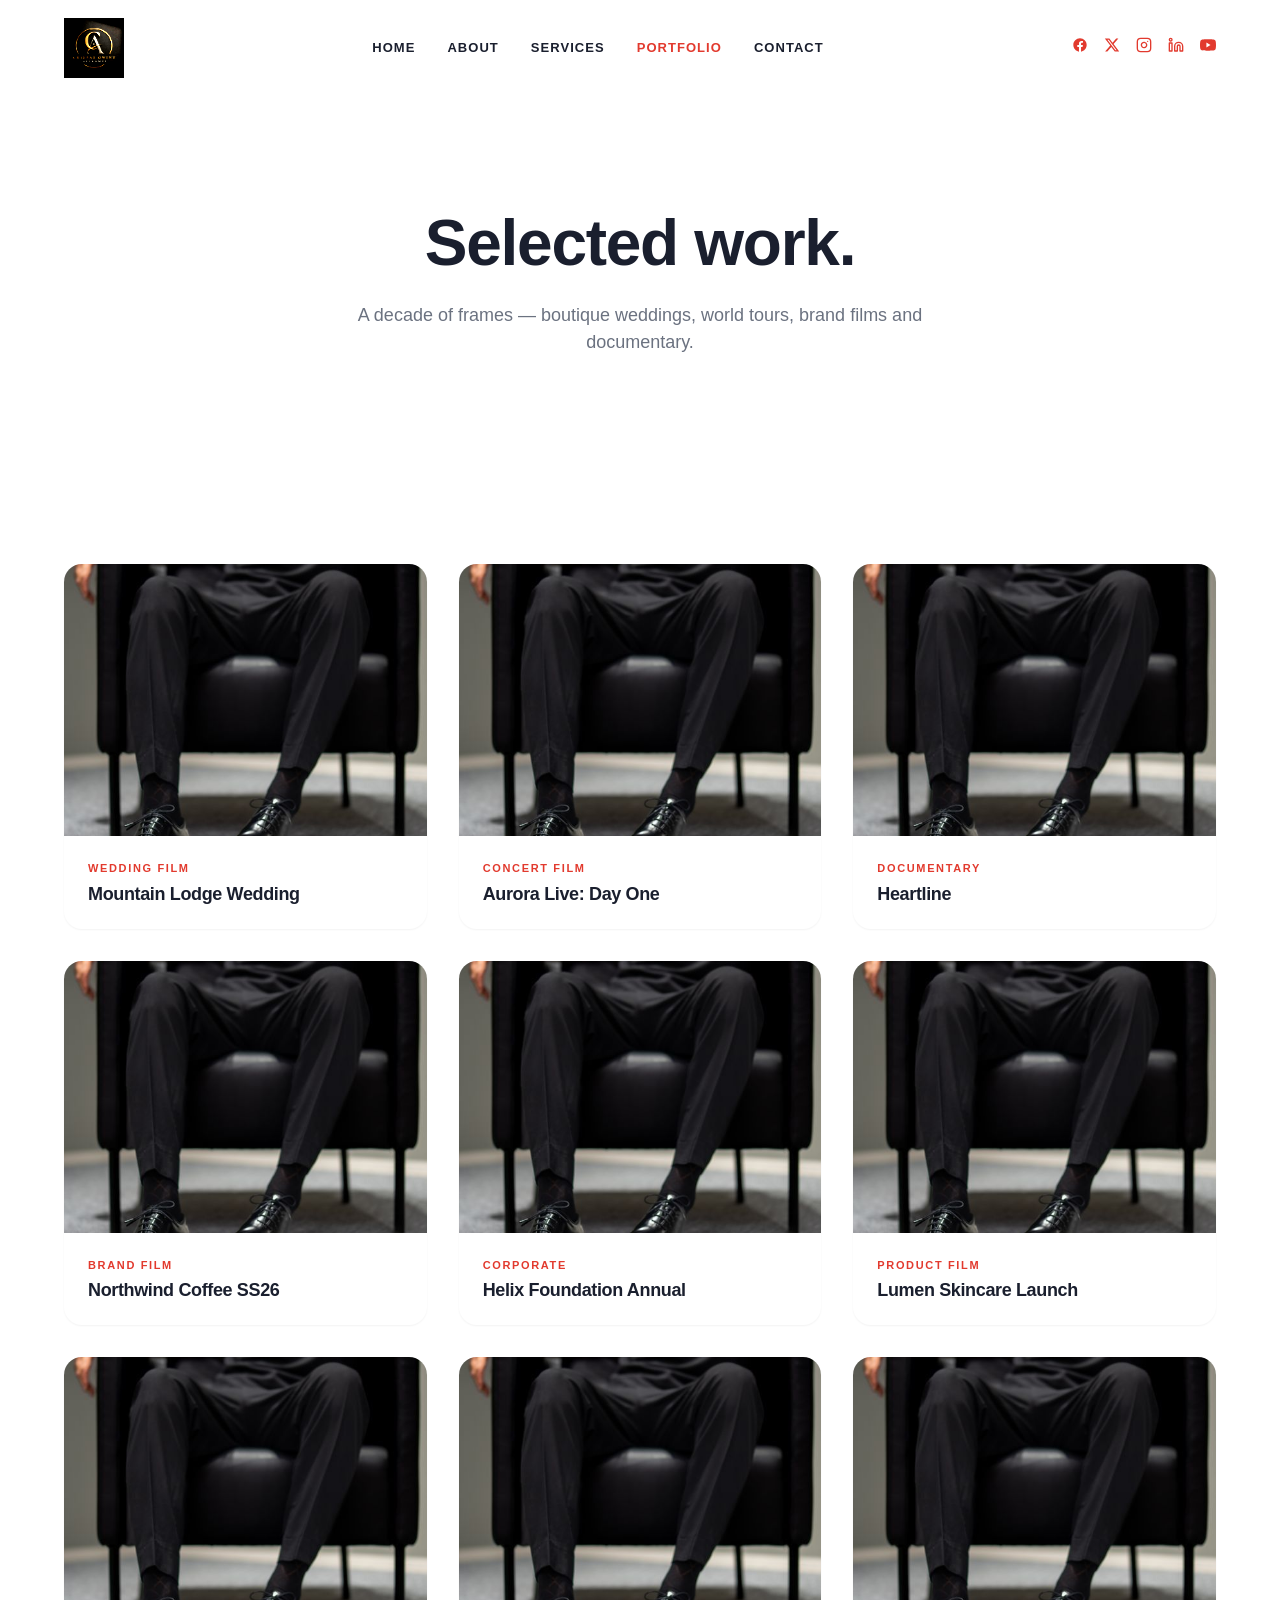
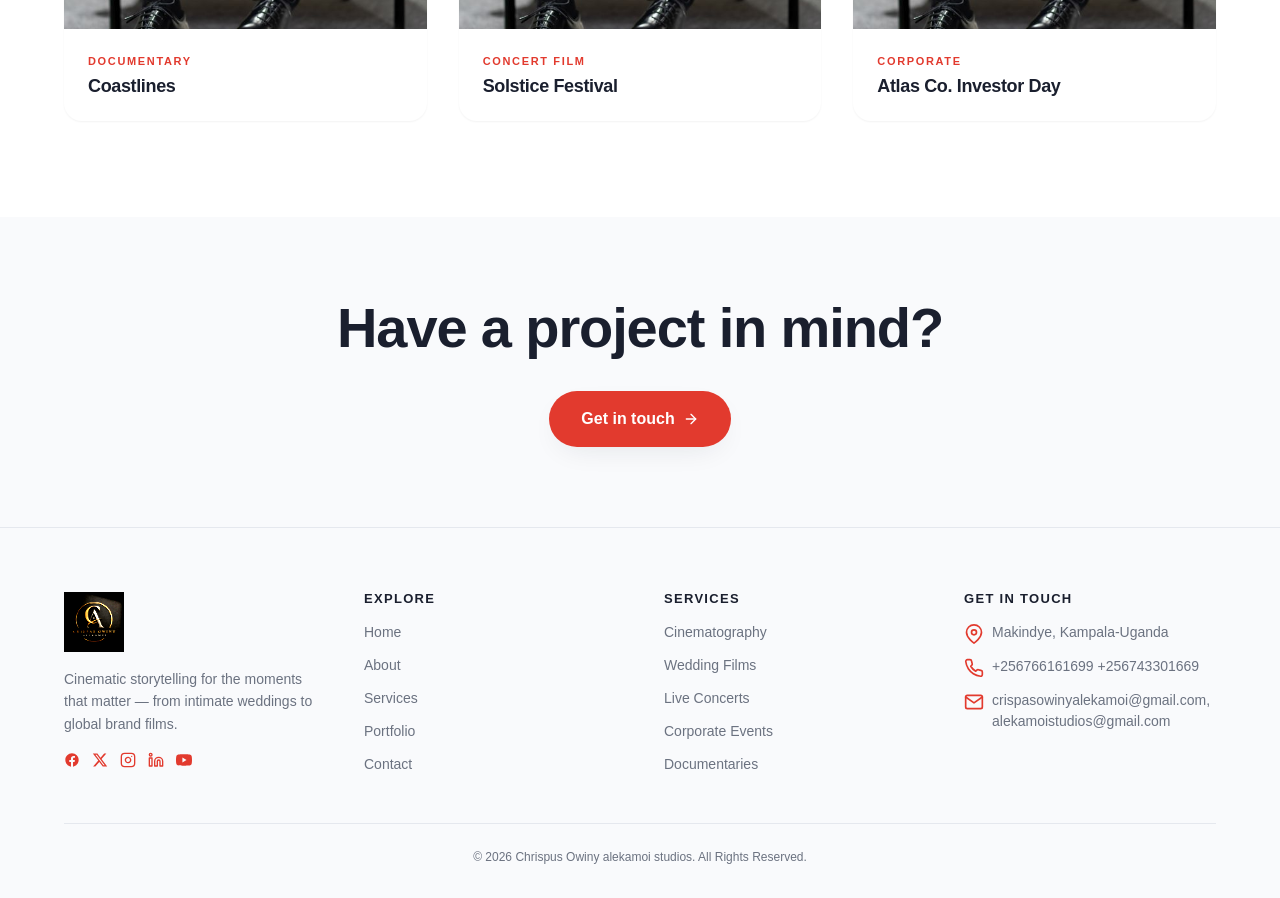
<file: portfolio.html>
<!DOCTYPE html>
<html lang="en">
<head>
<meta charset="UTF-8">
<meta name="viewport" content="width=device-width, initial-scale=1">
<title>ALEKAMOI Media</title>
<meta name="description" content="Selected work from Reel Lumen Films — weddings, concerts, brand films and documentaries.">
<meta property="og:title" content="Portfolio — Reel Lumen Films">
<meta property="og:description" content="Selected work from Reel Lumen Films — weddings, concerts, brand films and documentaries.">
<meta property="og:type" content="website">
<link rel="stylesheet" href="styles.css">
</head>
<body>
<header class="site-header">
  <div class="header-inner">
    <a class="logo" href="index.html">
  <img src="logo.jpeg" alt="A L E K A M O I Media Logo">
</a>
    <nav class="nav"><a href="index.html" data-nav="index.html">Home</a><a href="about.html" data-nav="about.html">About</a><a href="services.html" data-nav="services.html">Services</a><a href="portfolio.html" data-nav="portfolio.html">Portfolio</a><a href="contact.html" data-nav="contact.html">Contact</a></nav>
    <div class="socials"><a href="#" aria-label="Facebook"><svg width="16" height="16" viewBox="0 0 24 24" fill="currentColor"><path d="M22 12.06C22 6.5 17.52 2 12 2S2 6.5 2 12.06c0 5 3.66 9.13 8.44 9.88v-7H7.9v-2.88h2.54V9.85c0-2.5 1.49-3.89 3.77-3.89 1.09 0 2.24.2 2.24.2v2.46h-1.26c-1.24 0-1.63.77-1.63 1.56v1.88h2.78l-.45 2.88h-2.33v7C18.34 21.19 22 17.06 22 12.06"/></svg></a><a href="#" aria-label="Twitter"><svg width="16" height="16" viewBox="0 0 24 24" fill="currentColor"><path d="M18.244 2.25h3.308l-7.227 8.26 8.502 11.24H16.17l-5.214-6.817L4.99 21.75H1.68l7.73-8.835L1.254 2.25H8.08l4.713 6.231zm-1.161 17.52h1.833L7.084 4.126H5.117z"/></svg></a><a href="#" aria-label="Instagram"><svg width="16" height="16" viewBox="0 0 24 24" fill="none" stroke="currentColor" stroke-width="2" stroke-linecap="round" stroke-linejoin="round"><rect x="2" y="2" width="20" height="20" rx="5"/><path d="M16 11.37A4 4 0 1 1 12.63 8 4 4 0 0 1 16 11.37"/><line x1="17.5" y1="6.5" x2="17.51" y2="6.5"/></svg></a><a href="#" aria-label="LinkedIn"><svg width="16" height="16" viewBox="0 0 24 24" fill="none" stroke="currentColor" stroke-width="2" stroke-linecap="round" stroke-linejoin="round"><path d="M16 8a6 6 0 0 1 6 6v7h-4v-7a2 2 0 0 0-4 0v7h-4v-7a6 6 0 0 1 6-6"/><rect x="2" y="9" width="4" height="12"/><circle cx="4" cy="4" r="2"/></svg></a><a href="#" aria-label="YouTube"><svg width="16" height="16" viewBox="0 0 24 24" fill="currentColor"><path d="M23.5 6.2a3 3 0 0 0-2.1-2.1C19.5 3.5 12 3.5 12 3.5s-7.5 0-9.4.6A3 3 0 0 0 .5 6.2C0 8.1 0 12 0 12s0 3.9.5 5.8a3 3 0 0 0 2.1 2.1c1.9.6 9.4.6 9.4.6s7.5 0 9.4-.6a3 3 0 0 0 2.1-2.1c.5-1.9.5-5.8.5-5.8s0-3.9-.5-5.8M9.6 15.6V8.4l6.2 3.6z"/></svg></a></div>
    <button class="menu-btn" aria-label="Menu"><svg class="icon-open" width="24" height="24" viewBox="0 0 24 24" fill="none" stroke="currentColor" stroke-width="2" stroke-linecap="round"><line x1="3" y1="6" x2="21" y2="6"/><line x1="3" y1="12" x2="21" y2="12"/><line x1="3" y1="18" x2="21" y2="18"/></svg><svg class="icon-close" width="24" height="24" viewBox="0 0 24 24" fill="none" stroke="currentColor" stroke-width="2" stroke-linecap="round" style="display:none"><line x1="18" y1="6" x2="6" y2="18"/><line x1="6" y1="18" x2="18" y2="6"/></svg></button>
  </div>
  <div class="mobile-nav"><nav><a href="index.html" data-nav="index.html">Home</a><a href="about.html" data-nav="about.html">About</a><a href="services.html" data-nav="services.html">Services</a><a href="portfolio.html" data-nav="portfolio.html">Portfolio</a><a href="contact.html" data-nav="contact.html">Contact</a></nav></div>
</header>
<main>

<section class="page-hero fade-up">
  <div class="container">
    <h1>Selected work.</h1>
    <p>A decade of frames — boutique weddings, world tours, brand films and documentary.</p>
  </div>
</section>
<section>
  <div class="container"><div class="portfolio"><article class="proj"><div class="proj-img"><img src="chris1.jpeg" alt="Mountain Lodge Wedding" loading="lazy"></div><div class="proj-body"><div class="proj-cat">Wedding Film</div><h3 class="proj-title">Mountain Lodge Wedding</h3></div></article><article class="proj"><div class="proj-img"><img src="chris1.jpeg"" alt="Aurora Live: Day One" loading="lazy"></div><div class="proj-body"><div class="proj-cat">Concert Film</div><h3 class="proj-title">Aurora Live: Day One</h3></div></article><article class="proj"><div class="proj-img"><img src="chris1.jpeg"" alt="Heartline" loading="lazy"></div><div class="proj-body"><div class="proj-cat">Documentary</div><h3 class="proj-title">Heartline</h3></div></article><article class="proj"><div class="proj-img"><img src="chris1.jpeg"" alt="Northwind Coffee SS26" loading="lazy"></div><div class="proj-body"><div class="proj-cat">Brand Film</div><h3 class="proj-title">Northwind Coffee SS26</h3></div></article><article class="proj"><div class="proj-img"><img src="chris1.jpeg"" alt="Helix Foundation Annual" loading="lazy"></div><div class="proj-body"><div class="proj-cat">Corporate</div><h3 class="proj-title">Helix Foundation Annual</h3></div></article><article class="proj"><div class="proj-img"><img src="chris1.jpeg"" alt="Lumen Skincare Launch" loading="lazy"></div><div class="proj-body"><div class="proj-cat">Product Film</div><h3 class="proj-title">Lumen Skincare Launch</h3></div></article><article class="proj"><div class="proj-img"><img src="chris1.jpeg"" alt="Coastlines" loading="lazy"></div><div class="proj-body"><div class="proj-cat">Documentary</div><h3 class="proj-title">Coastlines</h3></div></article><article class="proj"><div class="proj-img"><img src="chris1.jpeg"" alt="Solstice Festival" loading="lazy"></div><div class="proj-body"><div class="proj-cat">Concert Film</div><h3 class="proj-title">Solstice Festival</h3></div></article><article class="proj"><div class="proj-img"><img src="chris1.jpeg"" alt="Atlas Co. Investor Day" loading="lazy"></div><div class="proj-body"><div class="proj-cat">Corporate</div><h3 class="proj-title">Atlas Co. Investor Day</h3></div></article></div></div>
</section>
<section class="alt cta">
  <div class="container">
    <h2>Have a project in mind?</h2>
    <a href="contact.html" class="btn btn-primary btn-lg">Get in touch <svg width="16" height="16" viewBox="0 0 24 24" fill="none" stroke="currentColor" stroke-width="2" stroke-linecap="round" stroke-linejoin="round"><line x1="5" y1="12" x2="19" y2="12"/><polyline points="12 5 19 12 12 19"/></svg></a>
  </div>
</section>

</main>
<footer class="footer">
  <div class="container">
    <div class="footer-grid">
      <div>
        <a class="logo" href="index.html">
  <img src="logo.jpeg" alt="A L E K A M O I Media Logo">
</a>
         <p class="intro">Cinematic storytelling for the moments that matter — from intimate weddings to global brand films.</p>
        <div class="footer-socials"><a href="#" aria-label="Facebook"><svg width="16" height="16" viewBox="0 0 24 24" fill="currentColor"><path d="M22 12.06C22 6.5 17.52 2 12 2S2 6.5 2 12.06c0 5 3.66 9.13 8.44 9.88v-7H7.9v-2.88h2.54V9.85c0-2.5 1.49-3.89 3.77-3.89 1.09 0 2.24.2 2.24.2v2.46h-1.26c-1.24 0-1.63.77-1.63 1.56v1.88h2.78l-.45 2.88h-2.33v7C18.34 21.19 22 17.06 22 12.06"/></svg></a><a href="#" aria-label="Twitter"><svg width="16" height="16" viewBox="0 0 24 24" fill="currentColor"><path d="M18.244 2.25h3.308l-7.227 8.26 8.502 11.24H16.17l-5.214-6.817L4.99 21.75H1.68l7.73-8.835L1.254 2.25H8.08l4.713 6.231zm-1.161 17.52h1.833L7.084 4.126H5.117z"/></svg></a><a href="#" aria-label="Instagram"><svg width="16" height="16" viewBox="0 0 24 24" fill="none" stroke="currentColor" stroke-width="2" stroke-linecap="round" stroke-linejoin="round"><rect x="2" y="2" width="20" height="20" rx="5"/><path d="M16 11.37A4 4 0 1 1 12.63 8 4 4 0 0 1 16 11.37"/><line x1="17.5" y1="6.5" x2="17.51" y2="6.5"/></svg></a><a href="#" aria-label="LinkedIn"><svg width="16" height="16" viewBox="0 0 24 24" fill="none" stroke="currentColor" stroke-width="2" stroke-linecap="round" stroke-linejoin="round"><path d="M16 8a6 6 0 0 1 6 6v7h-4v-7a2 2 0 0 0-4 0v7h-4v-7a6 6 0 0 1 6-6"/><rect x="2" y="9" width="4" height="12"/><circle cx="4" cy="4" r="2"/></svg></a><a href="#" aria-label="YouTube"><svg width="16" height="16" viewBox="0 0 24 24" fill="currentColor"><path d="M23.5 6.2a3 3 0 0 0-2.1-2.1C19.5 3.5 12 3.5 12 3.5s-7.5 0-9.4.6A3 3 0 0 0 .5 6.2C0 8.1 0 12 0 12s0 3.9.5 5.8a3 3 0 0 0 2.1 2.1c1.9.6 9.4.6 9.4.6s7.5 0 9.4-.6a3 3 0 0 0 2.1-2.1c.5-1.9.5-5.8.5-5.8s0-3.9-.5-5.8M9.6 15.6V8.4l6.2 3.6z"/></svg></a></div>
      </div>
      <div>
        <h4>Explore</h4>
        <ul>
          <li><a href="index.html">Home</a></li>
          <li><a href="about.html">About</a></li>
          <li><a href="services.html">Services</a></li>
          <li><a href="portfolio.html">Portfolio</a></li>
          <li><a href="contact.html">Contact</a></li>
        </ul>
      </div>
      <div>
        <h4>Services</h4>
        <ul><li>Cinematography</li><li>Wedding Films</li><li>Live Concerts</li><li>Corporate Events</li><li>Documentaries</li></ul>
      </div>
      <div>
        <h4>Get In Touch</h4>
        <ul>
          <li class="row"><svg width="20" height="20" viewBox="0 0 24 24" fill="none" stroke="currentColor" stroke-width="2" stroke-linecap="round" stroke-linejoin="round"><path d="M21 10c0 7-9 13-9 13s-9-6-9-13a9 9 0 0 1 18 0z"/><circle cx="12" cy="10" r="3"/></svg><span>Makindye, Kampala-Uganda</span></li>
          <li class="row"><svg width="20" height="20" viewBox="0 0 24 24" fill="none" stroke="currentColor" stroke-width="2" stroke-linecap="round" stroke-linejoin="round"><path d="M22 16.92v3a2 2 0 0 1-2.18 2 19.79 19.79 0 0 1-8.63-3.07 19.5 19.5 0 0 1-6-6 19.79 19.79 0 0 1-3.07-8.67A2 2 0 0 1 4.11 2h3a2 2 0 0 1 2 1.72c.13.96.37 1.9.7 2.81a2 2 0 0 1-.45 2.11L8.09 9.91a16 16 0 0 0 6 6l1.27-1.27a2 2 0 0 1 2.11-.45c.91.33 1.85.57 2.81.7A2 2 0 0 1 22 16.92"/></svg><span>+256766161699  +256743301669</span></li>
          <li class="row"><svg width="20" height="20" viewBox="0 0 24 24" fill="none" stroke="currentColor" stroke-width="2" stroke-linecap="round" stroke-linejoin="round"><path d="M4 4h16c1.1 0 2 .9 2 2v12c0 1.1-.9 2-2 2H4c-1.1 0-2-.9-2-2V6c0-1.1.9-2 2-2"/><polyline points="22,6 12,13 2,6"/></svg><span>crispasowinyalekamoi@gmail.com, alekamoistudios@gmail.com</span></li>
        </ul>
      </div>
    </div>
    <div class="copyright">© 2026 Chrispus Owiny alekamoi studios. All Rights Reserved.</div>
  </div>
</footer>
<script src="script.js"></script>
</body></html>
</file>
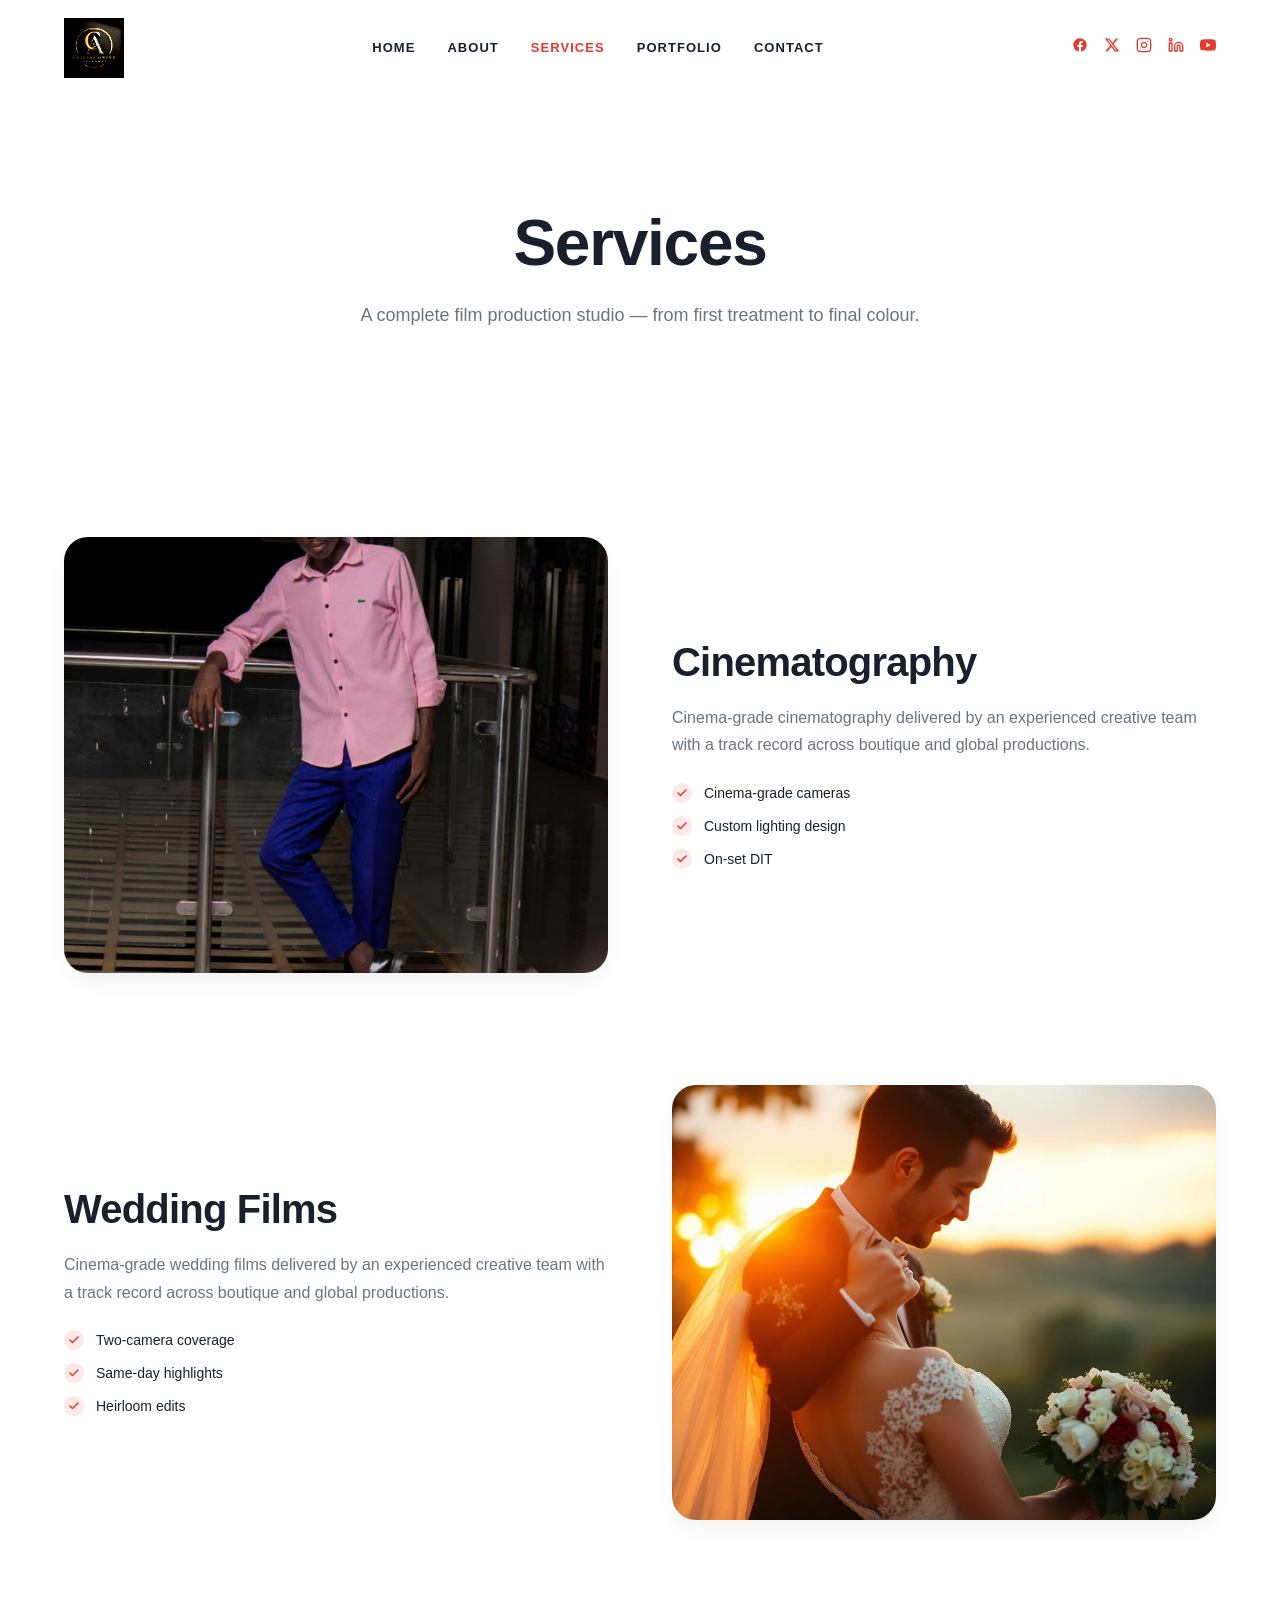
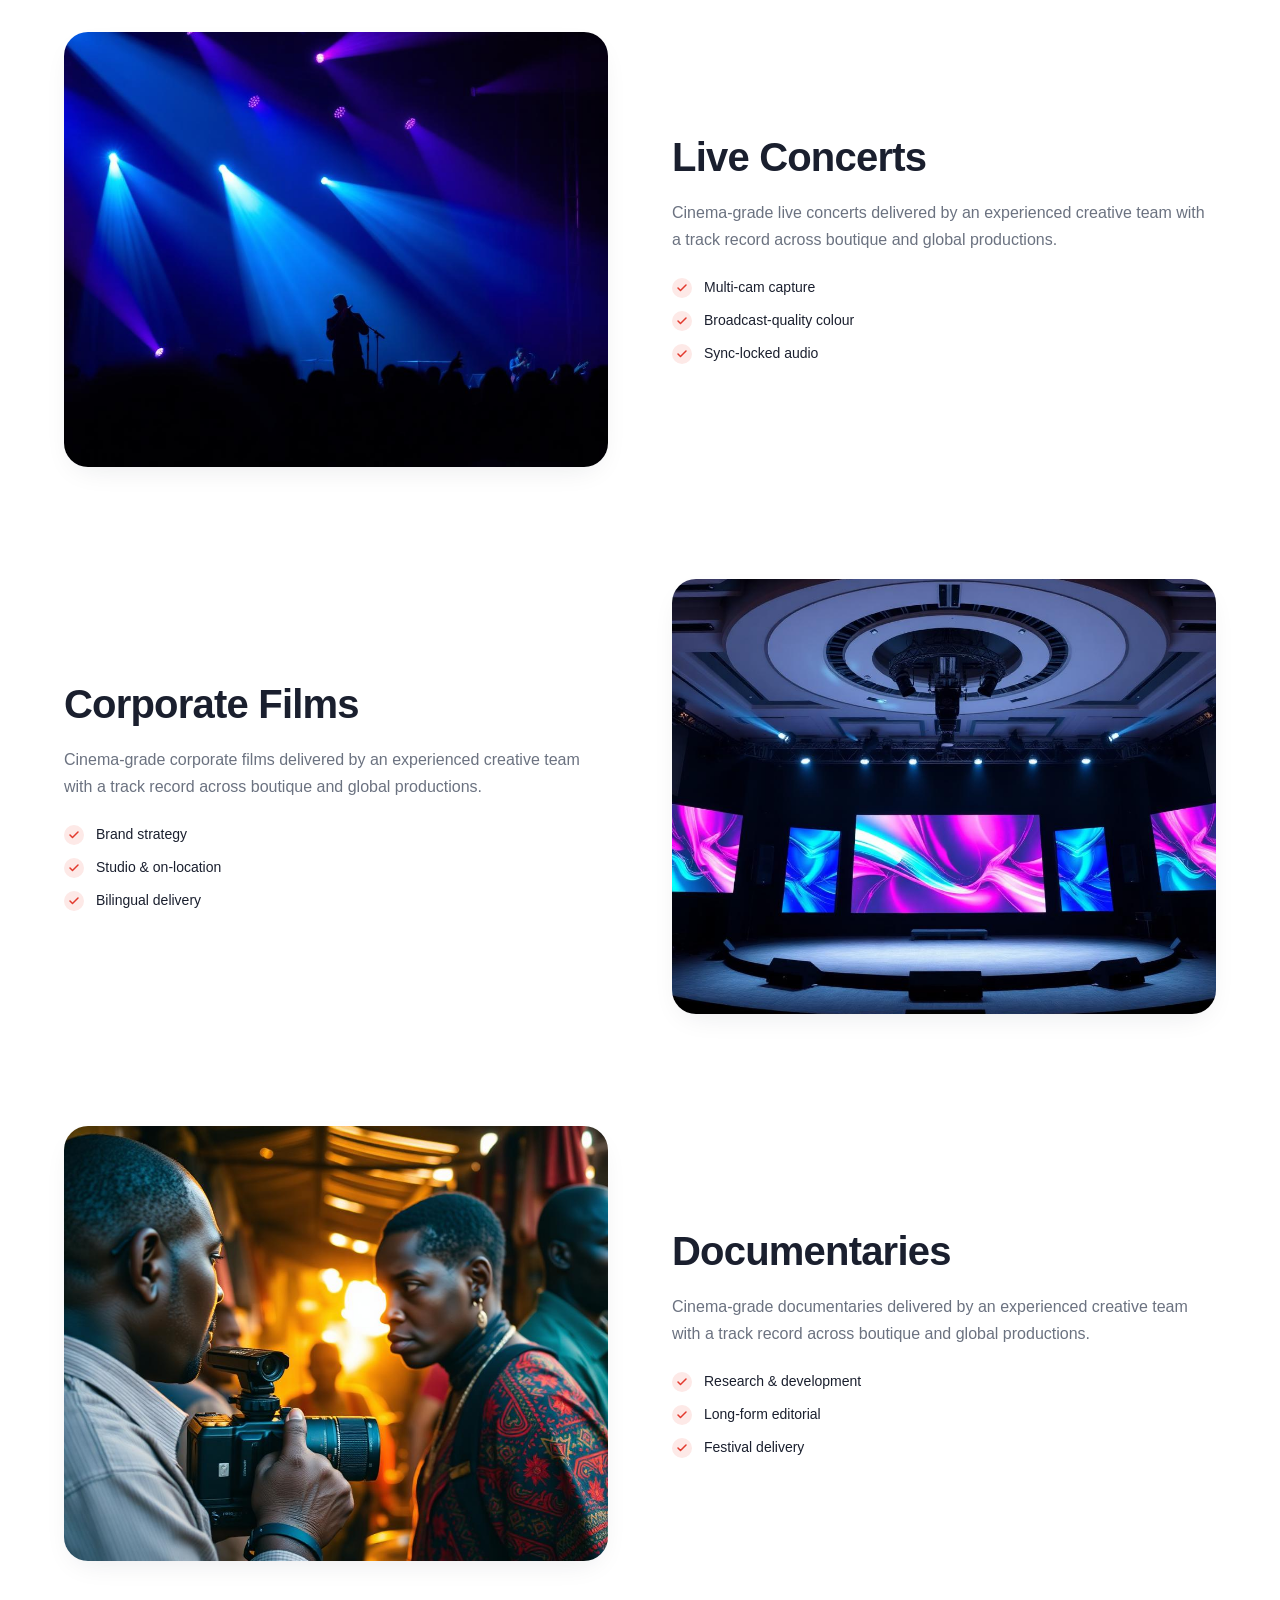
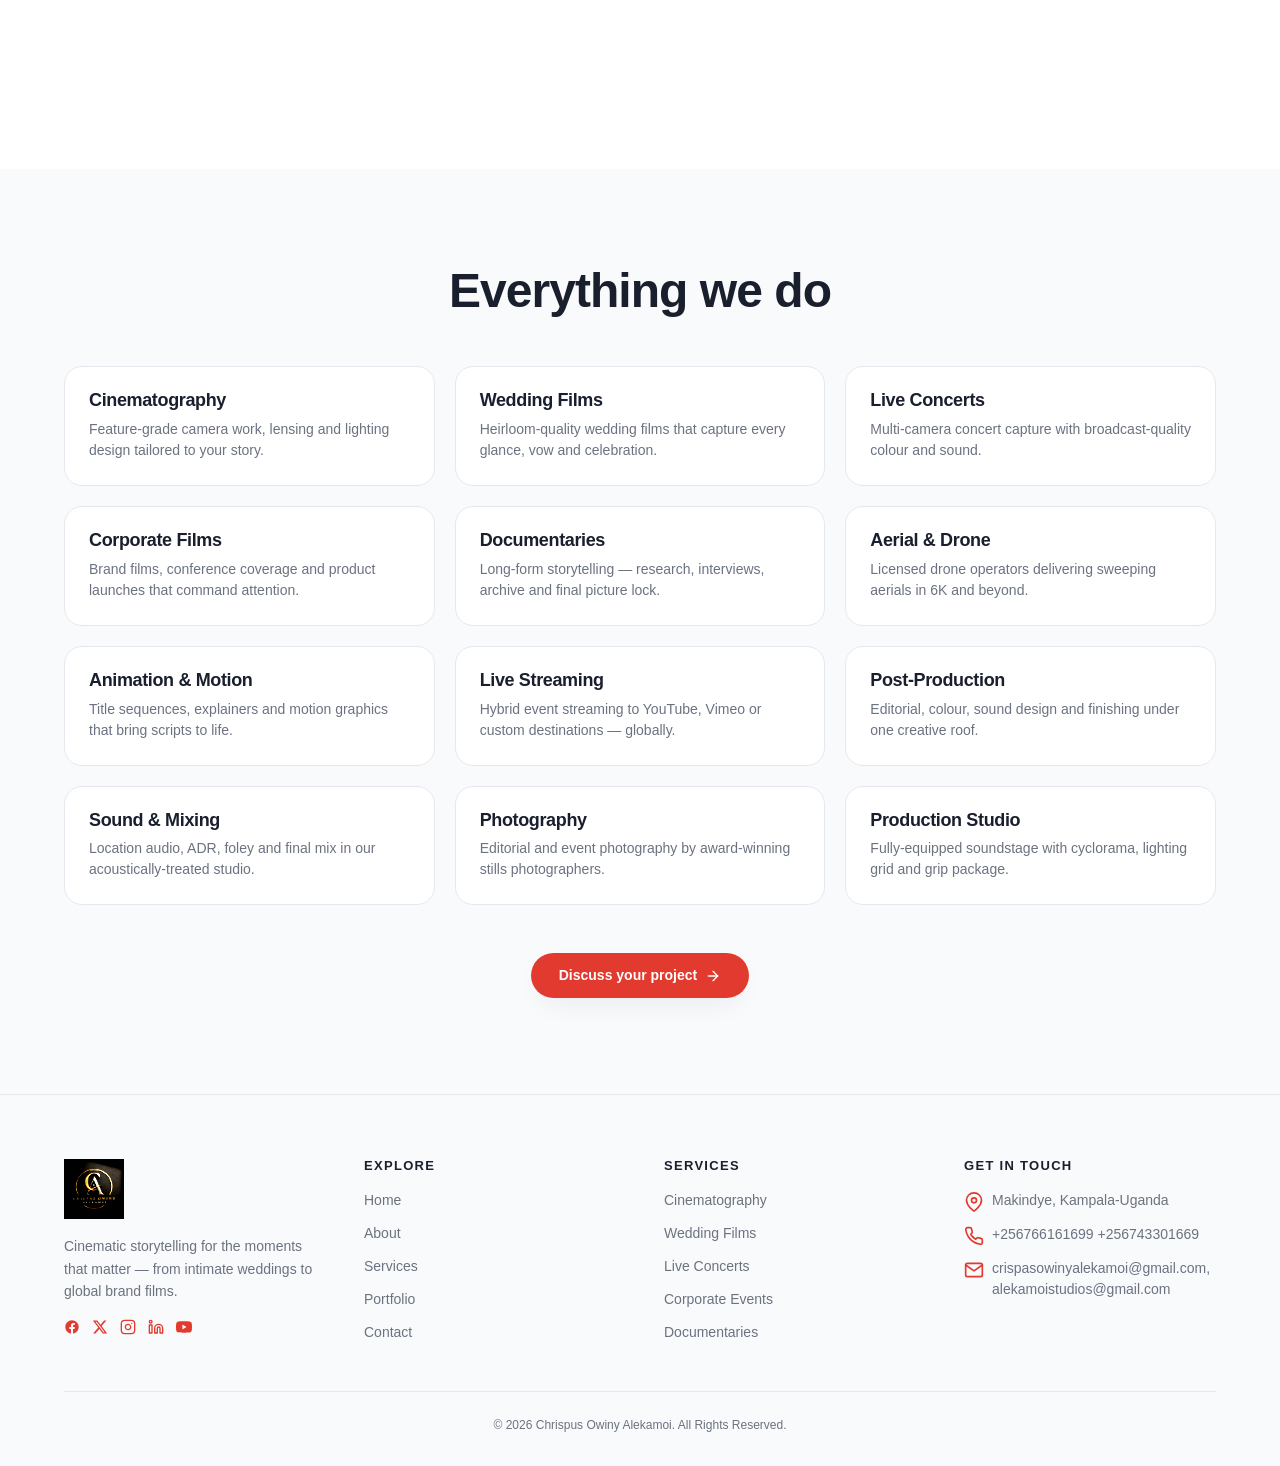
<file: services.html>
<!DOCTYPE html>
<html lang="en">
<head>
<meta charset="UTF-8">
<meta name="viewport" content="width=device-width, initial-scale=1">
<title>A L E K A M O I Media</title>
<meta name="description" content="Cinematography, wedding films, live concerts, corporate films, documentaries, post-production and more.">
<meta property="og:title" content="Services — Reel Lumen Films">
<meta property="og:description" content="Cinematography, wedding films, live concerts, corporate films, documentaries, post-production and more.">
<meta property="og:type" content="website">
<link rel="stylesheet" href="styles.css">
</head>
<body>
<header class="site-header">
  <div class="header-inner">
    <a class="logo" href="index.html">
  <img src="logo.jpeg" alt="A L E K A M O I Media Logo">
</a>
    <nav class="nav"><a href="index.html" data-nav="index.html">Home</a><a href="about.html" data-nav="about.html">About</a><a href="services.html" data-nav="services.html">Services</a><a href="portfolio.html" data-nav="portfolio.html">Portfolio</a><a href="contact.html" data-nav="contact.html">Contact</a></nav>
    <div class="socials"><a href="#" aria-label="Facebook"><svg width="16" height="16" viewBox="0 0 24 24" fill="currentColor"><path d="M22 12.06C22 6.5 17.52 2 12 2S2 6.5 2 12.06c0 5 3.66 9.13 8.44 9.88v-7H7.9v-2.88h2.54V9.85c0-2.5 1.49-3.89 3.77-3.89 1.09 0 2.24.2 2.24.2v2.46h-1.26c-1.24 0-1.63.77-1.63 1.56v1.88h2.78l-.45 2.88h-2.33v7C18.34 21.19 22 17.06 22 12.06"/></svg></a><a href="#" aria-label="Twitter"><svg width="16" height="16" viewBox="0 0 24 24" fill="currentColor"><path d="M18.244 2.25h3.308l-7.227 8.26 8.502 11.24H16.17l-5.214-6.817L4.99 21.75H1.68l7.73-8.835L1.254 2.25H8.08l4.713 6.231zm-1.161 17.52h1.833L7.084 4.126H5.117z"/></svg></a><a href="#" aria-label="Instagram"><svg width="16" height="16" viewBox="0 0 24 24" fill="none" stroke="currentColor" stroke-width="2" stroke-linecap="round" stroke-linejoin="round"><rect x="2" y="2" width="20" height="20" rx="5"/><path d="M16 11.37A4 4 0 1 1 12.63 8 4 4 0 0 1 16 11.37"/><line x1="17.5" y1="6.5" x2="17.51" y2="6.5"/></svg></a><a href="#" aria-label="LinkedIn"><svg width="16" height="16" viewBox="0 0 24 24" fill="none" stroke="currentColor" stroke-width="2" stroke-linecap="round" stroke-linejoin="round"><path d="M16 8a6 6 0 0 1 6 6v7h-4v-7a2 2 0 0 0-4 0v7h-4v-7a6 6 0 0 1 6-6"/><rect x="2" y="9" width="4" height="12"/><circle cx="4" cy="4" r="2"/></svg></a><a href="#" aria-label="YouTube"><svg width="16" height="16" viewBox="0 0 24 24" fill="currentColor"><path d="M23.5 6.2a3 3 0 0 0-2.1-2.1C19.5 3.5 12 3.5 12 3.5s-7.5 0-9.4.6A3 3 0 0 0 .5 6.2C0 8.1 0 12 0 12s0 3.9.5 5.8a3 3 0 0 0 2.1 2.1c1.9.6 9.4.6 9.4.6s7.5 0 9.4-.6a3 3 0 0 0 2.1-2.1c.5-1.9.5-5.8.5-5.8s0-3.9-.5-5.8M9.6 15.6V8.4l6.2 3.6z"/></svg></a></div>
    <button class="menu-btn" aria-label="Menu"><svg class="icon-open" width="24" height="24" viewBox="0 0 24 24" fill="none" stroke="currentColor" stroke-width="2" stroke-linecap="round"><line x1="3" y1="6" x2="21" y2="6"/><line x1="3" y1="12" x2="21" y2="12"/><line x1="3" y1="18" x2="21" y2="18"/></svg><svg class="icon-close" width="24" height="24" viewBox="0 0 24 24" fill="none" stroke="currentColor" stroke-width="2" stroke-linecap="round" style="display:none"><line x1="18" y1="6" x2="6" y2="18"/><line x1="6" y1="18" x2="18" y2="6"/></svg></button>
  </div>
  <div class="mobile-nav"><nav><a href="index.html" data-nav="index.html">Home</a><a href="about.html" data-nav="about.html">About</a><a href="services.html" data-nav="services.html">Services</a><a href="portfolio.html" data-nav="portfolio.html">Portfolio</a><a href="contact.html" data-nav="contact.html">Contact</a></nav></div>
</header>
<main>

<section class="page-hero fade-up">
  <div class="container">
    <h1>Services</h1>
    <p>A complete film production studio — from first treatment to final colour.</p>
  </div>
</section>
<section><div class="container"><div class="svc-row"><div><img src="c3.jpeg" alt="Cinematography" loading="lazy"></div><div><h2>Cinematography</h2><p>Cinema-grade cinematography delivered by an experienced creative team with a track record across boutique and global productions.</p><ul class="svc-list"><li><span class="check"><svg width="12" height="12" viewBox="0 0 24 24" fill="none" stroke="currentColor" stroke-width="3" stroke-linecap="round" stroke-linejoin="round"><polyline points="20 6 9 17 4 12"/></svg></span>Cinema-grade cameras</li><li><span class="check"><svg width="12" height="12" viewBox="0 0 24 24" fill="none" stroke="currentColor" stroke-width="3" stroke-linecap="round" stroke-linejoin="round"><polyline points="20 6 9 17 4 12"/></svg></span>Custom lighting design</li><li><span class="check"><svg width="12" height="12" viewBox="0 0 24 24" fill="none" stroke="currentColor" stroke-width="3" stroke-linecap="round" stroke-linejoin="round"><polyline points="20 6 9 17 4 12"/></svg></span>On-set DIT</li></ul></div></div><div class="svc-row reverse"><div><img src="assets/svc-weddings.jpg" alt="Wedding Films" loading="lazy"></div><div><h2>Wedding Films</h2><p>Cinema-grade wedding films delivered by an experienced creative team with a track record across boutique and global productions.</p><ul class="svc-list"><li><span class="check"><svg width="12" height="12" viewBox="0 0 24 24" fill="none" stroke="currentColor" stroke-width="3" stroke-linecap="round" stroke-linejoin="round"><polyline points="20 6 9 17 4 12"/></svg></span>Two-camera coverage</li><li><span class="check"><svg width="12" height="12" viewBox="0 0 24 24" fill="none" stroke="currentColor" stroke-width="3" stroke-linecap="round" stroke-linejoin="round"><polyline points="20 6 9 17 4 12"/></svg></span>Same-day highlights</li><li><span class="check"><svg width="12" height="12" viewBox="0 0 24 24" fill="none" stroke="currentColor" stroke-width="3" stroke-linecap="round" stroke-linejoin="round"><polyline points="20 6 9 17 4 12"/></svg></span>Heirloom edits</li></ul></div></div><div class="svc-row"><div><img src="assets/svc-concerts.jpg" alt="Live Concerts" loading="lazy"></div><div><h2>Live Concerts</h2><p>Cinema-grade live concerts delivered by an experienced creative team with a track record across boutique and global productions.</p><ul class="svc-list"><li><span class="check"><svg width="12" height="12" viewBox="0 0 24 24" fill="none" stroke="currentColor" stroke-width="3" stroke-linecap="round" stroke-linejoin="round"><polyline points="20 6 9 17 4 12"/></svg></span>Multi-cam capture</li><li><span class="check"><svg width="12" height="12" viewBox="0 0 24 24" fill="none" stroke="currentColor" stroke-width="3" stroke-linecap="round" stroke-linejoin="round"><polyline points="20 6 9 17 4 12"/></svg></span>Broadcast-quality colour</li><li><span class="check"><svg width="12" height="12" viewBox="0 0 24 24" fill="none" stroke="currentColor" stroke-width="3" stroke-linecap="round" stroke-linejoin="round"><polyline points="20 6 9 17 4 12"/></svg></span>Sync-locked audio</li></ul></div></div><div class="svc-row reverse"><div><img src="assets/svc-corporate.jpg" alt="Corporate Films" loading="lazy"></div><div><h2>Corporate Films</h2><p>Cinema-grade corporate films delivered by an experienced creative team with a track record across boutique and global productions.</p><ul class="svc-list"><li><span class="check"><svg width="12" height="12" viewBox="0 0 24 24" fill="none" stroke="currentColor" stroke-width="3" stroke-linecap="round" stroke-linejoin="round"><polyline points="20 6 9 17 4 12"/></svg></span>Brand strategy</li><li><span class="check"><svg width="12" height="12" viewBox="0 0 24 24" fill="none" stroke="currentColor" stroke-width="3" stroke-linecap="round" stroke-linejoin="round"><polyline points="20 6 9 17 4 12"/></svg></span>Studio & on-location</li><li><span class="check"><svg width="12" height="12" viewBox="0 0 24 24" fill="none" stroke="currentColor" stroke-width="3" stroke-linecap="round" stroke-linejoin="round"><polyline points="20 6 9 17 4 12"/></svg></span>Bilingual delivery</li></ul></div></div><div class="svc-row"><div><img src="assets/svc-documentary.jpg" alt="Documentaries" loading="lazy"></div><div><h2>Documentaries</h2><p>Cinema-grade documentaries delivered by an experienced creative team with a track record across boutique and global productions.</p><ul class="svc-list"><li><span class="check"><svg width="12" height="12" viewBox="0 0 24 24" fill="none" stroke="currentColor" stroke-width="3" stroke-linecap="round" stroke-linejoin="round"><polyline points="20 6 9 17 4 12"/></svg></span>Research & development</li><li><span class="check"><svg width="12" height="12" viewBox="0 0 24 24" fill="none" stroke="currentColor" stroke-width="3" stroke-linecap="round" stroke-linejoin="round"><polyline points="20 6 9 17 4 12"/></svg></span>Long-form editorial</li><li><span class="check"><svg width="12" height="12" viewBox="0 0 24 24" fill="none" stroke="currentColor" stroke-width="3" stroke-linecap="round" stroke-linejoin="round"><polyline points="20 6 9 17 4 12"/></svg></span>Festival delivery</li></ul></div></div></div></section>
<section class="alt">
  <div class="container">
    <div class="section-header"><h2>Everything we do</h2></div>
    <div class="svc-grid"><div class="svc-card"><h3>Cinematography</h3><p>Feature-grade camera work, lensing and lighting design tailored to your story.</p></div><div class="svc-card"><h3>Wedding Films</h3><p>Heirloom-quality wedding films that capture every glance, vow and celebration.</p></div><div class="svc-card"><h3>Live Concerts</h3><p>Multi-camera concert capture with broadcast-quality colour and sound.</p></div><div class="svc-card"><h3>Corporate Films</h3><p>Brand films, conference coverage and product launches that command attention.</p></div><div class="svc-card"><h3>Documentaries</h3><p>Long-form storytelling — research, interviews, archive and final picture lock.</p></div><div class="svc-card"><h3>Aerial & Drone</h3><p>Licensed drone operators delivering sweeping aerials in 6K and beyond.</p></div><div class="svc-card"><h3>Animation & Motion</h3><p>Title sequences, explainers and motion graphics that bring scripts to life.</p></div><div class="svc-card"><h3>Live Streaming</h3><p>Hybrid event streaming to YouTube, Vimeo or custom destinations — globally.</p></div><div class="svc-card"><h3>Post-Production</h3><p>Editorial, colour, sound design and finishing under one creative roof.</p></div><div class="svc-card"><h3>Sound & Mixing</h3><p>Location audio, ADR, foley and final mix in our acoustically-treated studio.</p></div><div class="svc-card"><h3>Photography</h3><p>Editorial and event photography by award-winning stills photographers.</p></div><div class="svc-card"><h3>Production Studio</h3><p>Fully-equipped soundstage with cyclorama, lighting grid and grip package.</p></div></div>
    <div style="text-align:center;margin-top:48px"><a href="contact.html" class="btn btn-primary">Discuss your project <svg width="16" height="16" viewBox="0 0 24 24" fill="none" stroke="currentColor" stroke-width="2" stroke-linecap="round" stroke-linejoin="round"><line x1="5" y1="12" x2="19" y2="12"/><polyline points="12 5 19 12 12 19"/></svg></a></div>
  </div>
</section>

</main>
<footer class="footer">
  <div class="container">
    <div class="footer-grid">
      <div>
<a class="logo" href="index.html">
  <img src="logo.jpeg" alt="A L E K A M O I Media Logo">
</a>
        <p class="intro">Cinematic storytelling for the moments that matter — from intimate weddings to global brand films.</p>
        <div class="footer-socials"><a href="#" aria-label="Facebook"><svg width="16" height="16" viewBox="0 0 24 24" fill="currentColor"><path d="M22 12.06C22 6.5 17.52 2 12 2S2 6.5 2 12.06c0 5 3.66 9.13 8.44 9.88v-7H7.9v-2.88h2.54V9.85c0-2.5 1.49-3.89 3.77-3.89 1.09 0 2.24.2 2.24.2v2.46h-1.26c-1.24 0-1.63.77-1.63 1.56v1.88h2.78l-.45 2.88h-2.33v7C18.34 21.19 22 17.06 22 12.06"/></svg></a><a href="#" aria-label="Twitter"><svg width="16" height="16" viewBox="0 0 24 24" fill="currentColor"><path d="M18.244 2.25h3.308l-7.227 8.26 8.502 11.24H16.17l-5.214-6.817L4.99 21.75H1.68l7.73-8.835L1.254 2.25H8.08l4.713 6.231zm-1.161 17.52h1.833L7.084 4.126H5.117z"/></svg></a><a href="#" aria-label="Instagram"><svg width="16" height="16" viewBox="0 0 24 24" fill="none" stroke="currentColor" stroke-width="2" stroke-linecap="round" stroke-linejoin="round"><rect x="2" y="2" width="20" height="20" rx="5"/><path d="M16 11.37A4 4 0 1 1 12.63 8 4 4 0 0 1 16 11.37"/><line x1="17.5" y1="6.5" x2="17.51" y2="6.5"/></svg></a><a href="#" aria-label="LinkedIn"><svg width="16" height="16" viewBox="0 0 24 24" fill="none" stroke="currentColor" stroke-width="2" stroke-linecap="round" stroke-linejoin="round"><path d="M16 8a6 6 0 0 1 6 6v7h-4v-7a2 2 0 0 0-4 0v7h-4v-7a6 6 0 0 1 6-6"/><rect x="2" y="9" width="4" height="12"/><circle cx="4" cy="4" r="2"/></svg></a><a href="#" aria-label="YouTube"><svg width="16" height="16" viewBox="0 0 24 24" fill="currentColor"><path d="M23.5 6.2a3 3 0 0 0-2.1-2.1C19.5 3.5 12 3.5 12 3.5s-7.5 0-9.4.6A3 3 0 0 0 .5 6.2C0 8.1 0 12 0 12s0 3.9.5 5.8a3 3 0 0 0 2.1 2.1c1.9.6 9.4.6 9.4.6s7.5 0 9.4-.6a3 3 0 0 0 2.1-2.1c.5-1.9.5-5.8.5-5.8s0-3.9-.5-5.8M9.6 15.6V8.4l6.2 3.6z"/></svg></a></div>
      </div>
      <div>
        <h4>Explore</h4>
        <ul>
          <li><a href="index.html">Home</a></li>
          <li><a href="about.html">About</a></li>
          <li><a href="services.html">Services</a></li>
          <li><a href="portfolio.html">Portfolio</a></li>
          <li><a href="contact.html">Contact</a></li>
        </ul>
      </div>
      <div>
        <h4>Services</h4>
        <ul><li>Cinematography</li><li>Wedding Films</li><li>Live Concerts</li><li>Corporate Events</li><li>Documentaries</li></ul>
      </div>
      <div>
        <h4>Get In Touch</h4>
        <ul>
          <li class="row"><svg width="20" height="20" viewBox="0 0 24 24" fill="none" stroke="currentColor" stroke-width="2" stroke-linecap="round" stroke-linejoin="round"><path d="M21 10c0 7-9 13-9 13s-9-6-9-13a9 9 0 0 1 18 0z"/><circle cx="12" cy="10" r="3"/></svg><span>Makindye, Kampala-Uganda</span></li>
          <li class="row"><svg width="20" height="20" viewBox="0 0 24 24" fill="none" stroke="currentColor" stroke-width="2" stroke-linecap="round" stroke-linejoin="round"><path d="M22 16.92v3a2 2 0 0 1-2.18 2 19.79 19.79 0 0 1-8.63-3.07 19.5 19.5 0 0 1-6-6 19.79 19.79 0 0 1-3.07-8.67A2 2 0 0 1 4.11 2h3a2 2 0 0 1 2 1.72c.13.96.37 1.9.7 2.81a2 2 0 0 1-.45 2.11L8.09 9.91a16 16 0 0 0 6 6l1.27-1.27a2 2 0 0 1 2.11-.45c.91.33 1.85.57 2.81.7A2 2 0 0 1 22 16.92"/></svg><span>+256766161699  +256743301669</span></li>
          <li class="row"><svg width="20" height="20" viewBox="0 0 24 24" fill="none" stroke="currentColor" stroke-width="2" stroke-linecap="round" stroke-linejoin="round"><path d="M4 4h16c1.1 0 2 .9 2 2v12c0 1.1-.9 2-2 2H4c-1.1 0-2-.9-2-2V6c0-1.1.9-2 2-2"/><polyline points="22,6 12,13 2,6"/></svg><span>crispasowinyalekamoi@gmail.com, alekamoistudios@gmail.com </span></li>
        </ul>
      </div>
    </div>
    <div class="copyright">© 2026 Chrispus Owiny Alekamoi. All Rights Reserved.</div>
  </div>
</footer>
<script src="script.js"></script>
</body></html>
</file>
<file: styles.css>
/* ============================================================
   Reel Lumen Films — Static stylesheet
   Edit colors via the CSS variables in :root below.
============================================================ */
:root {
  --background: #ffffff;
  --foreground: #1a1f2e;
  --muted: #f4f6f9;
  --muted-foreground: #6b7280;
  --border: #e5e8ee;
  --card: #ffffff;
  --primary: #e23a2e;          /* brand red */
  --primary-foreground: #ffffff;
  --accent: #fde9e7;
  --shadow-soft: 0 10px 30px -12px rgba(26,31,46,0.12);
  --transition: 300ms cubic-bezier(0.22, 1, 0.36, 1);
  --radius: 12px;
  --max-w: 1200px;
}
.logo img {
    height: 60px;
    width: auto;
    display: purple;
}
.site-header.scrolled {
    background: rgba(0, 0, 0, 0.75);
    backdrop-filter: blur(15px);
    box-shadow: 0 0 30px rgba(0,0,0,0.5);
}
.logo img {
    height: 55px;
    filter: brightness(1.2) contrast(1.2);
    transition: 0.3s ease;
}

.logo img:hover {
    filter: brightness(1.5) drop-shadow(0 0 10px rgba(255,255,255,0.6));
}
.nav a::after {
    content: "";
    position: absolute;
    left: 0;
    bottom: -4px;
    width: 0%;
    height: 2px;
    background: linear-gradient(90deg, #ffffff, #c0c0c0);
    transition: 0.3s ease;
    box-shadow: 0 0 10px rgba(255,255,255,0.5);
}

.nav a:hover::after {
    width: 100%;
}
.logo img {
    height: 60px;
    width: auto;
    filter: brightness(1.85) contrast(2.15);
}
* { box-sizing: border-box; margin: 0; padding: 0; }
html { scroll-behavior: smooth; -webkit-text-size-adjust: 100%; }
body {
  font-family: -apple-system, BlinkMacSystemFont, "Segoe UI", Roboto, "Inter", sans-serif;
  color: var(--foreground);
  background: var(--background);
  line-height: 1.5;
  -webkit-font-smoothing: antialiased;
}
img { max-width: 100%; display: block; }
a { color: inherit; text-decoration: none; }
button { font: inherit; cursor: pointer; border: none; background: none; }

h1, h2, h3, h4 { font-weight: 800; letter-spacing: -0.02em; line-height: 1.1; }

.container { max-width: var(--max-w); margin: 0 auto; padding: 0 24px; }

/* ===== Header ===== */
.site-header {
  position: sticky; top: 0; z-index: 50;
  background: var(--background);
  transition: box-shadow var(--transition), background var(--transition);
}
.site-header.scrolled {
  background: rgba(255,255,255,0.9);
  backdrop-filter: blur(10px);
  box-shadow: 0 2px 20px -12px rgba(0,0,0,0.15);
}
.header-inner {
  display: flex; align-items: center; justify-content: space-between;
  gap: 24px; padding: 18px 24px; max-width: var(--max-w); margin: 0 auto;
}
.logo { display: flex; align-items: center; gap: 8px; }
.logo-mark { display: flex; align-items: flex-end; gap: 3px; }
.logo-mark span:nth-child(1) { width: 8px; height: 8px; border-radius: 50%; background: var(--primary); }
.logo-mark span:nth-child(2),
.logo-mark span:nth-child(3) { width: 5px; height: 28px; background: var(--primary); border-radius: 2px; }
.logo-text { line-height: 1; }
.logo-text .name { display: block; font-size: 20px; font-weight: 800; color: var(--primary); }
.logo-text .sub { display: block; font-size: 10px; font-weight: 600; letter-spacing: 0.2em; color: var(--primary); opacity: 0.8; text-transform: uppercase; }

.nav { display: none; gap: 32px; align-items: center; }
.nav a { font-size: 13px; font-weight: 600; text-transform: uppercase; letter-spacing: 0.08em; transition: color var(--transition); }
.nav a:hover, .nav a.active { color: var(--primary); }

.socials { display: none; gap: 16px; align-items: center; color: var(--primary); }
.socials a { transition: opacity var(--transition); }
.socials a:hover { opacity: 0.7; }

.menu-btn { display: block; padding: 8px; }
.mobile-nav { display: none; border-top: 1px solid var(--border); background: var(--background); }
.mobile-nav.open { display: block; }
.mobile-nav nav { display: flex; flex-direction: column; padding: 12px 24px; }
.mobile-nav a { padding: 10px 0; font-size: 13px; font-weight: 600; text-transform: uppercase; letter-spacing: 0.08em; }
.mobile-nav a.active { color: var(--primary); }

@media (min-width: 1024px) {
  .nav, .socials { display: flex; }
  .menu-btn { display: none; }
}

/* ===== Buttons ===== */
.btn {
  display: inline-flex; align-items: center; gap: 8px;
  padding: 12px 28px; border-radius: 999px;
  font-size: 14px; font-weight: 600;
  transition: all var(--transition);
}
.btn-primary { background: var(--primary); color: var(--primary-foreground); box-shadow: var(--shadow-soft); }
.btn-primary:hover { transform: scale(1.03); box-shadow: 0 14px 30px -10px rgba(226,58,46,0.4); }
.btn-outline { border: 2px solid var(--primary); color: var(--primary); }
.btn-outline:hover { background: var(--primary); color: var(--primary-foreground); }
.btn-lg { padding: 16px 32px; font-size: 16px; }

/* ===== Sections ===== */
section { padding: 64px 0; }
@media (min-width: 1024px) { section { padding: 96px 0; } }
section.alt { background: rgba(244,246,249,0.5); }

.section-header { text-align: center; margin-bottom: 48px; }
.section-header h2 { font-size: clamp(28px, 4vw, 48px); }
.section-header p { color: var(--muted-foreground); margin-top: 16px; font-size: 16px; }

/* ===== Hero ===== */
.hero { padding: 56px 0 40px; text-align: center; }
.hero h1 {
  font-size: clamp(36px, 6vw, 76px); line-height: 1.05;
  max-width: 900px; margin: 0 auto;
}
.hero p { margin: 24px auto 0; max-width: 560px; color: var(--muted-foreground); font-size: 18px; }
@media (min-width: 1024px) { .hero { padding: 80px 0 64px; } }

/* ===== Tile grid (hero strip) ===== */
.tiles { display: grid; gap: 16px; grid-template-columns: repeat(2, 1fr); padding-bottom: 80px; }
@media (min-width: 768px) { .tiles { grid-template-columns: repeat(3, 1fr); gap: 20px; } }
@media (min-width: 1024px) { .tiles { grid-template-columns: repeat(5, 1fr); padding-bottom: 96px; } }
.tile {
  position: relative; aspect-ratio: 3/4; border-radius: 18px; overflow: hidden;
  box-shadow: var(--shadow-soft); cursor: pointer;
}
.tile img { width: 100%; height: 100%; object-fit: cover; transition: transform 700ms cubic-bezier(0.22,1,0.36,1); }
.tile:hover img { transform: scale(1.1); }
.tile::after {
  content: ""; position: absolute; inset: 0;
  background: linear-gradient(to top, rgba(0,0,0,0.7), rgba(0,0,0,0.2) 50%, transparent);
}
.tile span {
  position: absolute; left: 18px; bottom: 16px; right: 18px; z-index: 1;
  color: #fff; font-weight: 700; text-transform: uppercase; letter-spacing: 0.08em; font-size: 14px;
}

/* ===== Two-column ===== */
.two-col {
  display: grid; gap: 48px; align-items: center;
}
@media (min-width: 1024px) { .two-col { grid-template-columns: 1fr 1fr; gap: 64px; } }
.two-col img { border-radius: 24px; box-shadow: var(--shadow-soft); transition: transform 700ms; aspect-ratio: 4/3; object-fit: cover; }
.two-col img:hover { transform: scale(1.03); }
.two-col h2 { font-size: clamp(28px, 4vw, 48px); }
.two-col p { color: var(--muted-foreground); margin-top: 20px; line-height: 1.7; }
.two-col .reverse-lg { order: 1; }
@media (min-width: 1024px) { .row-reverse .reverse-lg { order: 2; } }

/* ===== Testimonials ===== */
.tgrid { display: grid; gap: 24px; grid-template-columns: 1fr; }
@media (min-width: 768px) { .tgrid { grid-template-columns: repeat(2, 1fr); } }
@media (min-width: 1024px) { .tgrid { grid-template-columns: repeat(3, 1fr); gap: 32px; } }
.tcard {
  border: 1px solid var(--border); background: var(--card);
  padding: 28px; border-radius: 18px;
  transition: all var(--transition);
}
.tcard:hover { transform: translateY(-4px); box-shadow: var(--shadow-soft); }
.tcard-head { display: flex; align-items: center; gap: 16px; }
.avatar {
  width: 48px; height: 48px; border-radius: 50%;
  background: linear-gradient(135deg, var(--primary), #f97366);
  color: #fff; display: flex; align-items: center; justify-content: center; font-weight: 700;
}
.tcard h4 { font-size: 13px; font-weight: 700; }
.tcard .role { font-size: 12px; color: var(--muted-foreground); }
.tcard q { display: block; margin-top: 20px; font-size: 14px; color: var(--muted-foreground); line-height: 1.7; }

/* ===== Service pills ===== */
.pills { display: flex; flex-wrap: wrap; justify-content: center; gap: 12px; max-width: 800px; margin: 0 auto; }
.pill {
  padding: 12px 22px; border-radius: 999px;
  border: 1px solid var(--border); background: var(--card);
  font-size: 14px; font-weight: 600;
  transition: all var(--transition);
}
.pill:hover { background: var(--primary); color: var(--primary-foreground); border-color: var(--primary); transform: translateY(-2px); }

/* ===== Gallery ===== */
.gallery { display: grid; gap: 12px; grid-template-columns: repeat(2, 1fr); }
@media (min-width: 768px) { .gallery { grid-template-columns: repeat(3, 1fr); gap: 16px; } }
@media (min-width: 1024px) { .gallery { grid-template-columns: repeat(4, 1fr); } }
.gphoto { aspect-ratio: 1/1; border-radius: 14px; overflow: hidden; }
.gphoto img { width: 100%; height: 100%; object-fit: cover; transition: transform 700ms; }
.gphoto:hover img { transform: scale(1.1); }

/* ===== Marquee (clients) ===== */
.marquee-wrap { overflow: hidden; }
.marquee { display: flex; width: max-content; gap: 64px; animation: marquee 40s linear infinite; padding: 0 32px; }
@keyframes marquee { from { transform: translateX(0); } to { transform: translateX(-50%); } }
.marquee span {
  font-size: 24px; font-weight: 800; letter-spacing: 0.1em;
  color: rgba(107,114,128,0.6); white-space: nowrap;
}
@media (min-width: 768px) { .marquee span { font-size: 30px; } }

/* ===== CTA ===== */
.cta { text-align: center; padding: 80px 24px; }
.cta h2 { font-size: clamp(28px, 5vw, 56px); }
.cta p { color: var(--muted-foreground); font-size: 18px; margin-top: 16px; }
.cta .btn { margin-top: 32px; }

/* ===== Services page detail rows ===== */
.svc-row { display: grid; gap: 40px; align-items: center; margin-bottom: 80px; }
@media (min-width: 1024px) { .svc-row { grid-template-columns: 1fr 1fr; gap: 64px; margin-bottom: 112px; } }
.svc-row.reverse > div:first-child { order: 1; }
@media (min-width: 1024px) { .svc-row.reverse > div:first-child { order: 2; } }
.svc-row img { border-radius: 24px; box-shadow: var(--shadow-soft); aspect-ratio: 5/4; object-fit: cover; transition: transform 700ms; }
.svc-row img:hover { transform: scale(1.03); }
.svc-row h2 { font-size: clamp(28px, 4vw, 40px); }
.svc-row p { color: var(--muted-foreground); margin-top: 20px; line-height: 1.7; }
.svc-list { margin-top: 24px; display: flex; flex-direction: column; gap: 12px; }
.svc-list li { display: flex; align-items: center; gap: 12px; font-size: 14px; }
.svc-list .check { width: 20px; height: 20px; border-radius: 50%; background: var(--accent); color: var(--primary); display: inline-flex; align-items: center; justify-content: center; flex-shrink: 0; }

/* ===== Service grid (cards) ===== */
.svc-grid { display: grid; gap: 20px; grid-template-columns: 1fr; }
@media (min-width: 640px) { .svc-grid { grid-template-columns: repeat(2, 1fr); } }
@media (min-width: 1024px) { .svc-grid { grid-template-columns: repeat(3, 1fr); } }
.svc-card { background: var(--card); border: 1px solid var(--border); padding: 24px; border-radius: 18px; transition: all var(--transition); }
.svc-card:hover { transform: translateY(-4px); box-shadow: var(--shadow-soft); border-color: rgba(226,58,46,0.4); }
.svc-card h3 { font-size: 18px; }
.svc-card p { color: var(--muted-foreground); margin-top: 8px; font-size: 14px; }

/* ===== Portfolio ===== */
.portfolio { display: grid; gap: 24px; grid-template-columns: 1fr; }
@media (min-width: 768px) { .portfolio { grid-template-columns: repeat(2, 1fr); } }
@media (min-width: 1024px) { .portfolio { grid-template-columns: repeat(3, 1fr); gap: 32px; } }
.proj { background: var(--card); border-radius: 18px; overflow: hidden; box-shadow: 0 1px 2px rgba(0,0,0,0.05); transition: all var(--transition); cursor: pointer; }
.proj:hover { transform: translateY(-4px); box-shadow: var(--shadow-soft); }
.proj-img { aspect-ratio: 4/3; overflow: hidden; }
.proj-img img { width: 100%; height: 100%; object-fit: cover; transition: transform 700ms; }
.proj:hover img { transform: scale(1.1); }
.proj-body { padding: 24px; }
.proj-cat { font-size: 11px; font-weight: 700; text-transform: uppercase; letter-spacing: 0.15em; color: var(--primary); }
.proj-title { font-size: 18px; font-weight: 700; margin-top: 8px; }

/* ===== Contact ===== */
.contact-grid { display: grid; gap: 48px; }
@media (min-width: 1024px) { .contact-grid { grid-template-columns: 2fr 3fr; } }
.contact-info > div { margin-bottom: 28px; }
.contact-info h3 { font-size: 11px; font-weight: 700; text-transform: uppercase; letter-spacing: 0.15em; color: var(--primary); }
.contact-info .row { display: flex; align-items: flex-start; gap: 12px; margin-top: 10px; }
.contact-info svg { color: var(--primary); flex-shrink: 0; }

.form { background: var(--card); border: 1px solid var(--border); border-radius: 24px; padding: 32px; box-shadow: var(--shadow-soft); }
@media (min-width: 1024px) { .form { padding: 40px; } }
.form label { display: block; font-size: 11px; font-weight: 600; text-transform: uppercase; letter-spacing: 0.1em; color: var(--muted-foreground); margin-bottom: 8px; }
.form input, .form textarea {
  width: 100%; padding: 12px 16px; font-size: 14px;
  border: 1px solid var(--border); border-radius: 10px; background: var(--background);
  font-family: inherit; transition: border-color var(--transition);
}
.form textarea { resize: none; }
.form input:focus, .form textarea:focus { outline: none; border-color: var(--primary); }
.form-row { display: grid; gap: 20px; margin-bottom: 20px; }
@media (min-width: 640px) { .form-row.two { grid-template-columns: 1fr 1fr; } }
.form-field { margin-bottom: 20px; }

/* ===== Page hero ===== */
.page-hero { padding: 80px 0; text-align: center; }
.page-hero h1 { font-size: clamp(36px, 5vw, 64px); max-width: 900px; margin: 0 auto; }
.page-hero p { color: var(--muted-foreground); margin: 24px auto 0; max-width: 640px; font-size: 18px; }
@media (min-width: 1024px) { .page-hero { padding: 112px 0; } }

/* ===== Values grid (about) ===== */
.values { display: grid; gap: 24px; grid-template-columns: 1fr; }
@media (min-width: 640px) { .values { grid-template-columns: repeat(2, 1fr); } }
@media (min-width: 1024px) { .values { grid-template-columns: repeat(4, 1fr); } }
.value { background: var(--card); border: 1px solid var(--border); padding: 28px; border-radius: 18px; transition: all var(--transition); }
.value:hover { transform: translateY(-4px); box-shadow: var(--shadow-soft); }
.value .icon { width: 48px; height: 48px; border-radius: 12px; background: var(--accent); color: var(--primary); display: flex; align-items: center; justify-content: center; margin-bottom: 20px; }
.value h3 { font-size: 18px; }
.value p { color: var(--muted-foreground); margin-top: 8px; font-size: 14px; }

/* ===== Footer ===== */
.footer { border-top: 1px solid var(--border); background: rgba(244,246,249,0.5); padding: 64px 0 32px; }
.footer-grid { display: grid; gap: 48px; grid-template-columns: 1fr; }
@media (min-width: 768px) { .footer-grid { grid-template-columns: repeat(2, 1fr); } }
@media (min-width: 1024px) { .footer-grid { grid-template-columns: repeat(4, 1fr); } }
.footer h4 { font-size: 13px; font-weight: 700; text-transform: uppercase; letter-spacing: 0.1em; margin-bottom: 16px; }
.footer ul { list-style: none; display: flex; flex-direction: column; gap: 12px; font-size: 14px; color: var(--muted-foreground); }
.footer a:hover { color: var(--primary); }
.footer .row { display: flex; align-items: flex-start; gap: 8px; }
.footer .row svg { color: var(--primary); flex-shrink: 0; margin-top: 2px; }
.footer p.intro { color: var(--muted-foreground); font-size: 14px; line-height: 1.6; margin-top: 16px; }
.footer-socials { display: flex; gap: 12px; margin-top: 16px; color: var(--primary); }
.footer-socials a { transition: opacity var(--transition); }
.footer-socials a:hover { opacity: 0.7; }
.copyright { margin-top: 48px; padding-top: 24px; border-top: 1px solid var(--border); text-align: center; font-size: 12px; color: var(--muted-foreground); }

/* ===== Animations ===== */
.fade-up { animation: fadeUp 700ms cubic-bezier(0.22,1,0.36,1) both; }
@keyframes fadeUp { from { opacity: 0; transform: translateY(20px); } to { opacity: 1; transform: translateY(0); } }
</file>
